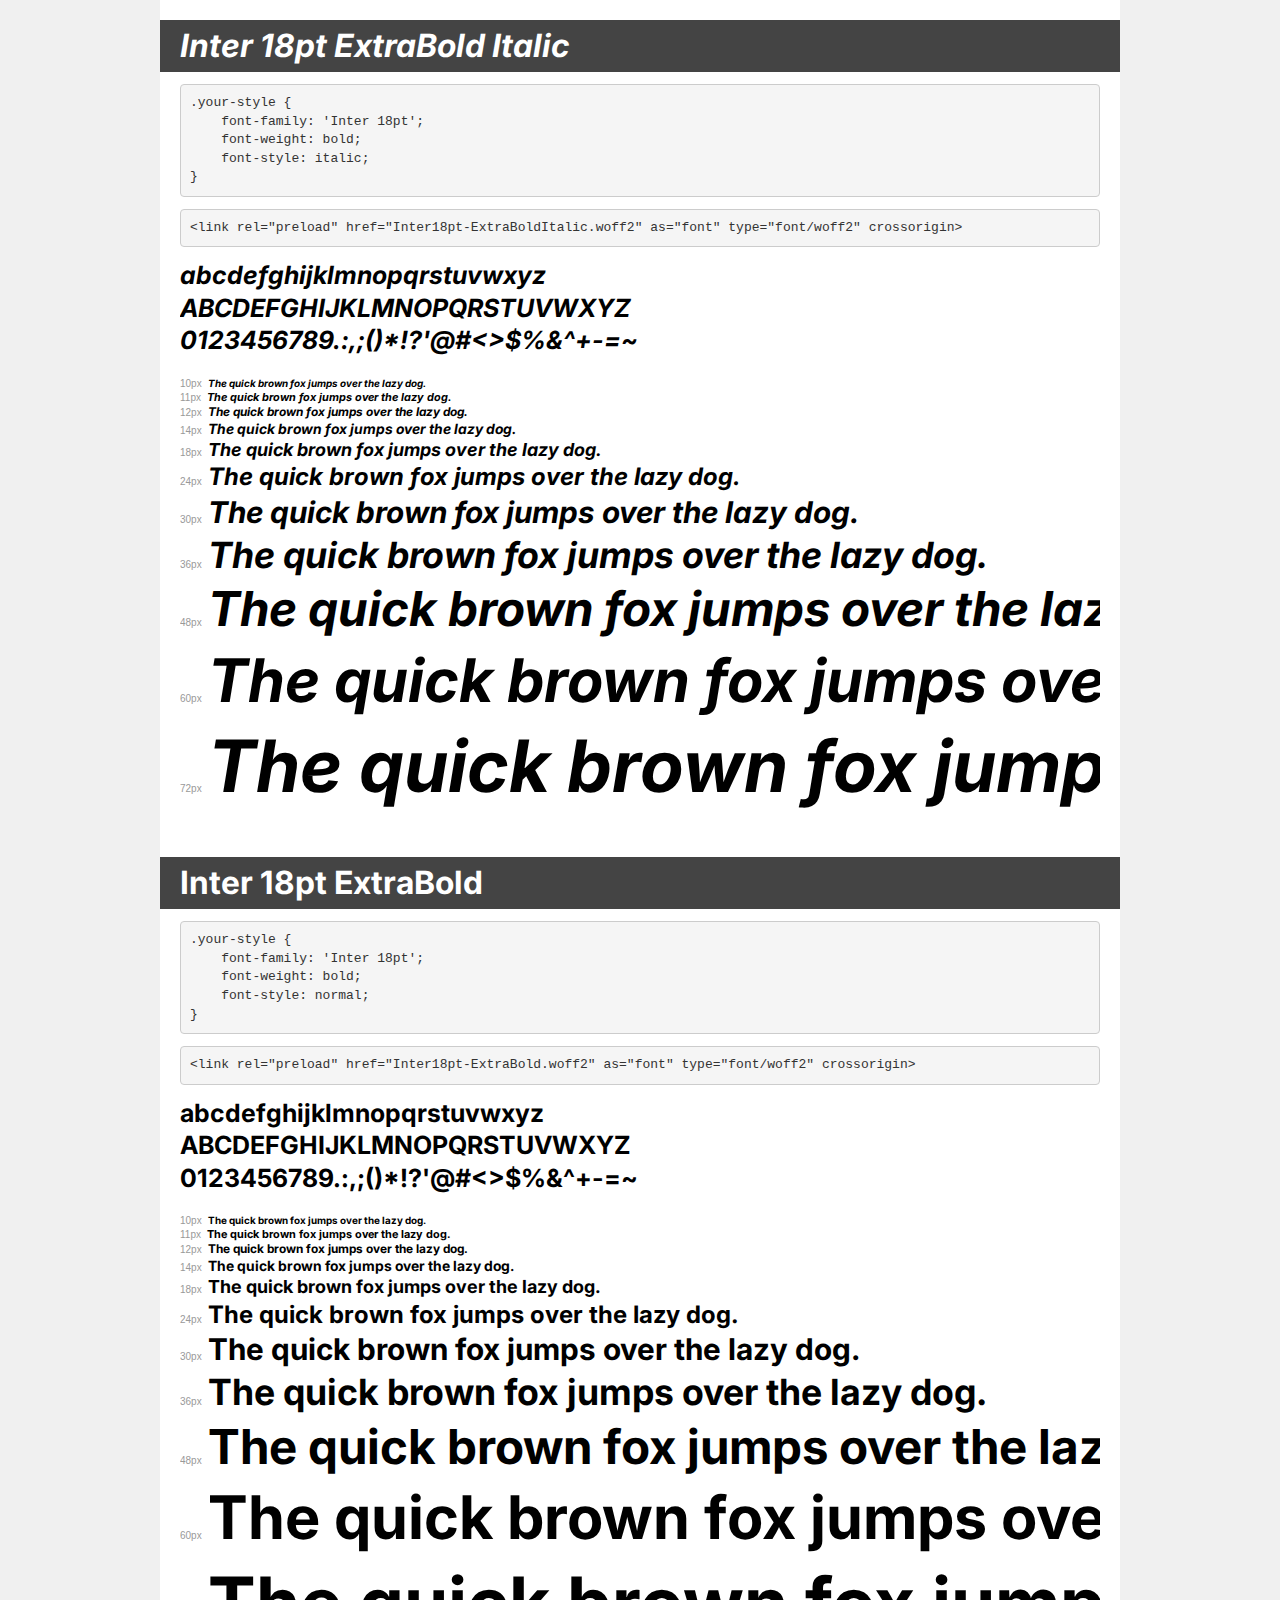
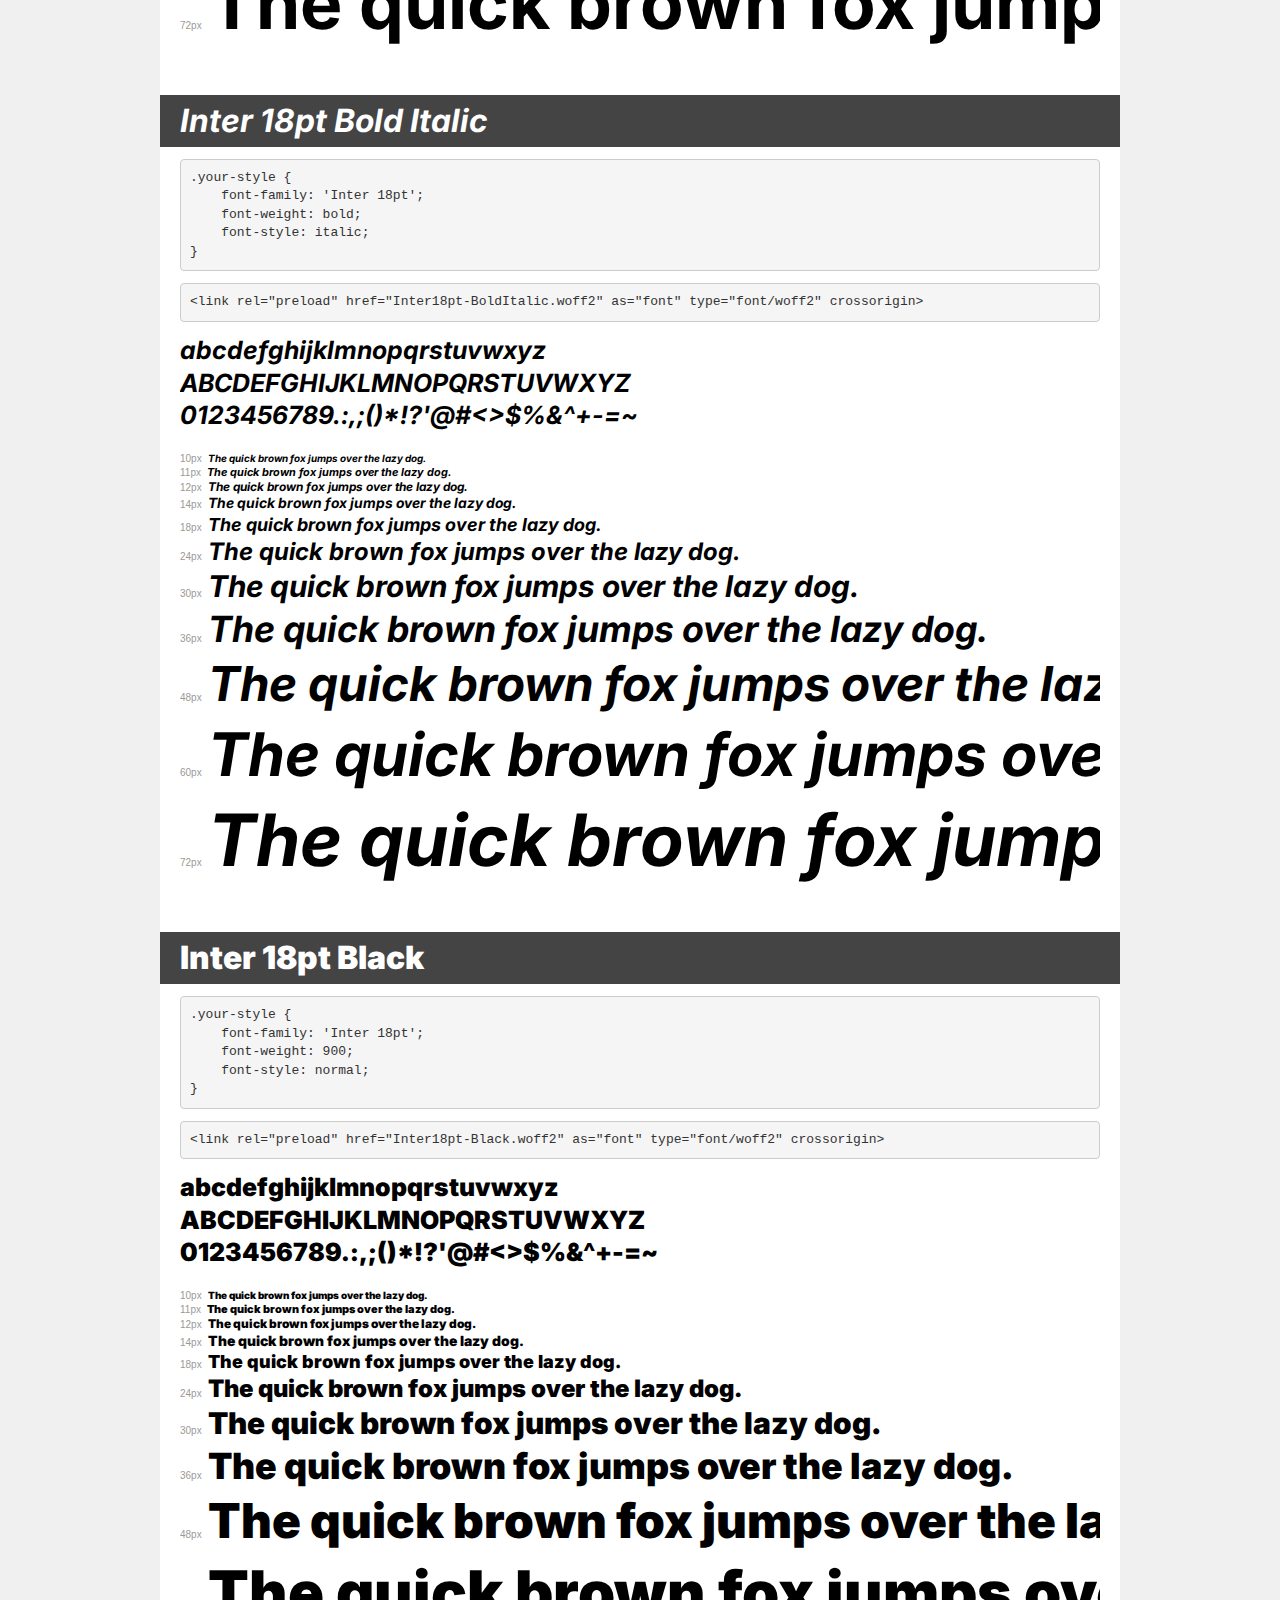
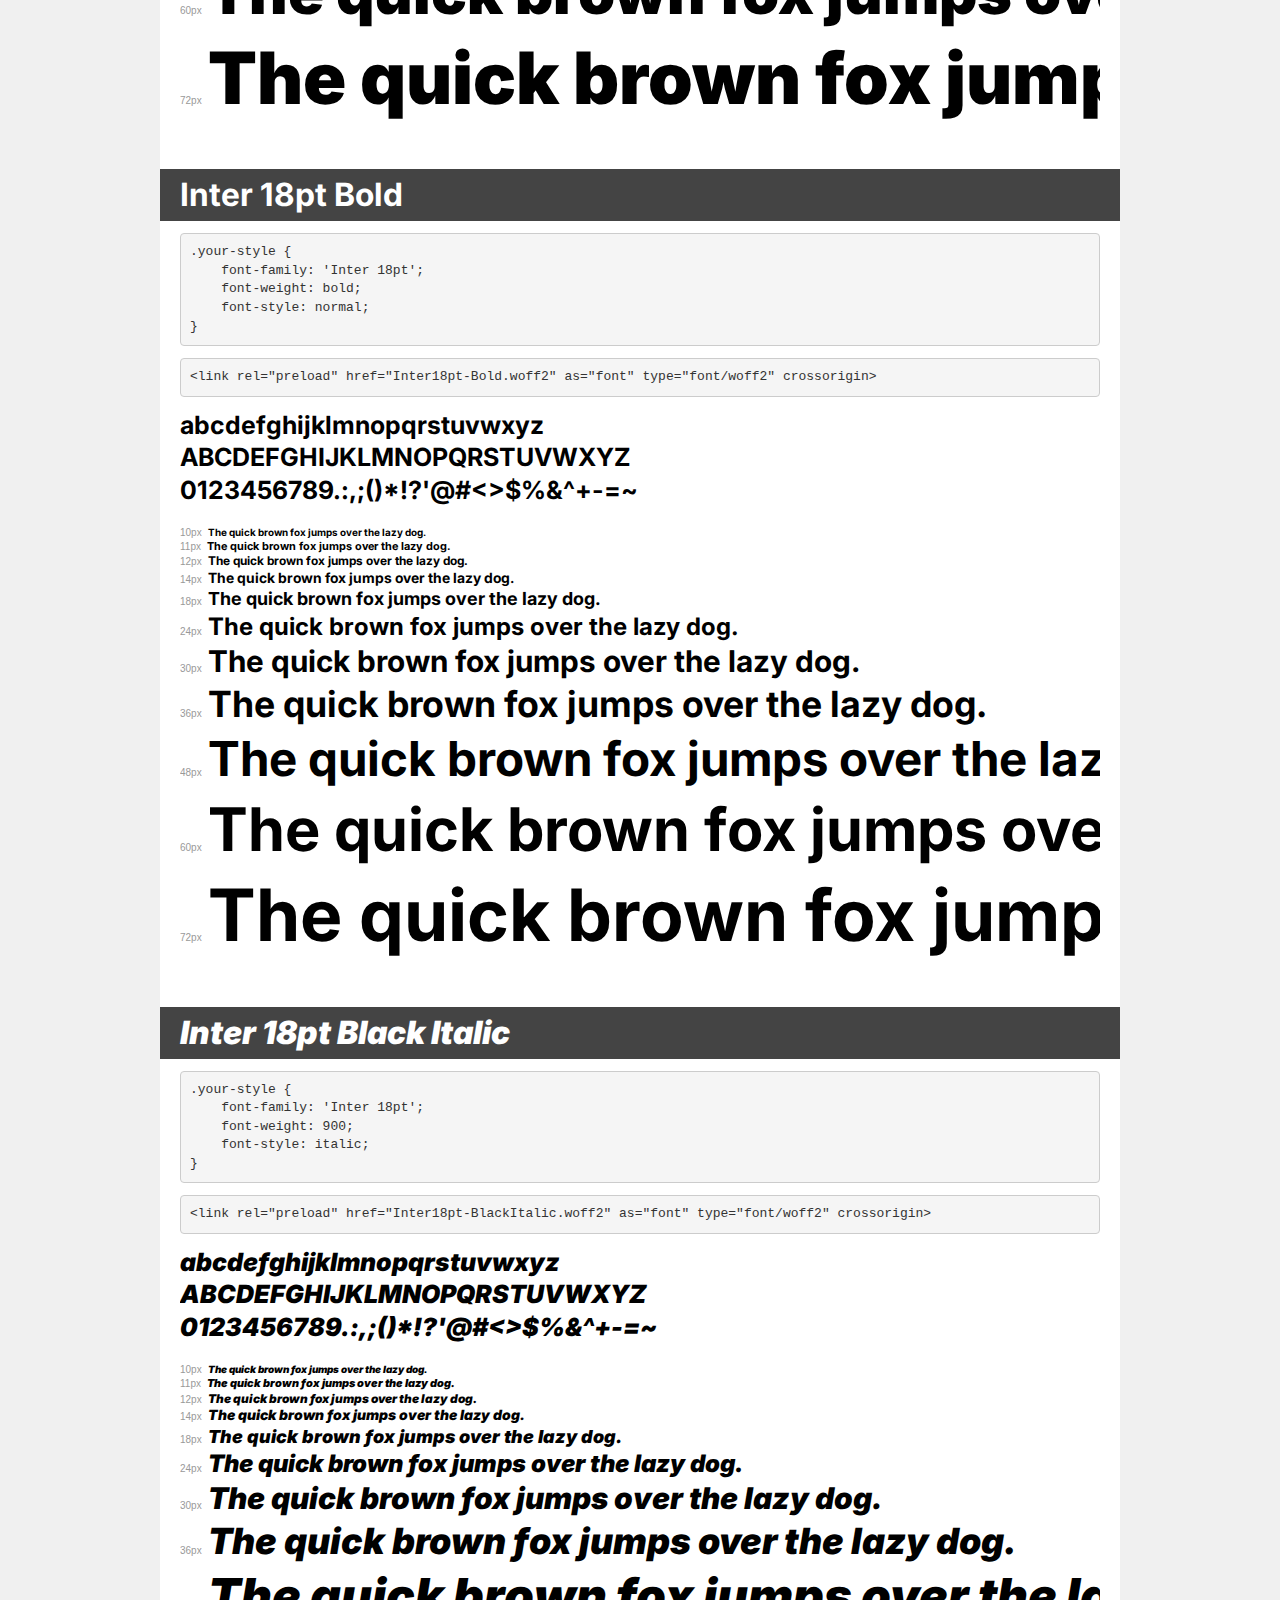
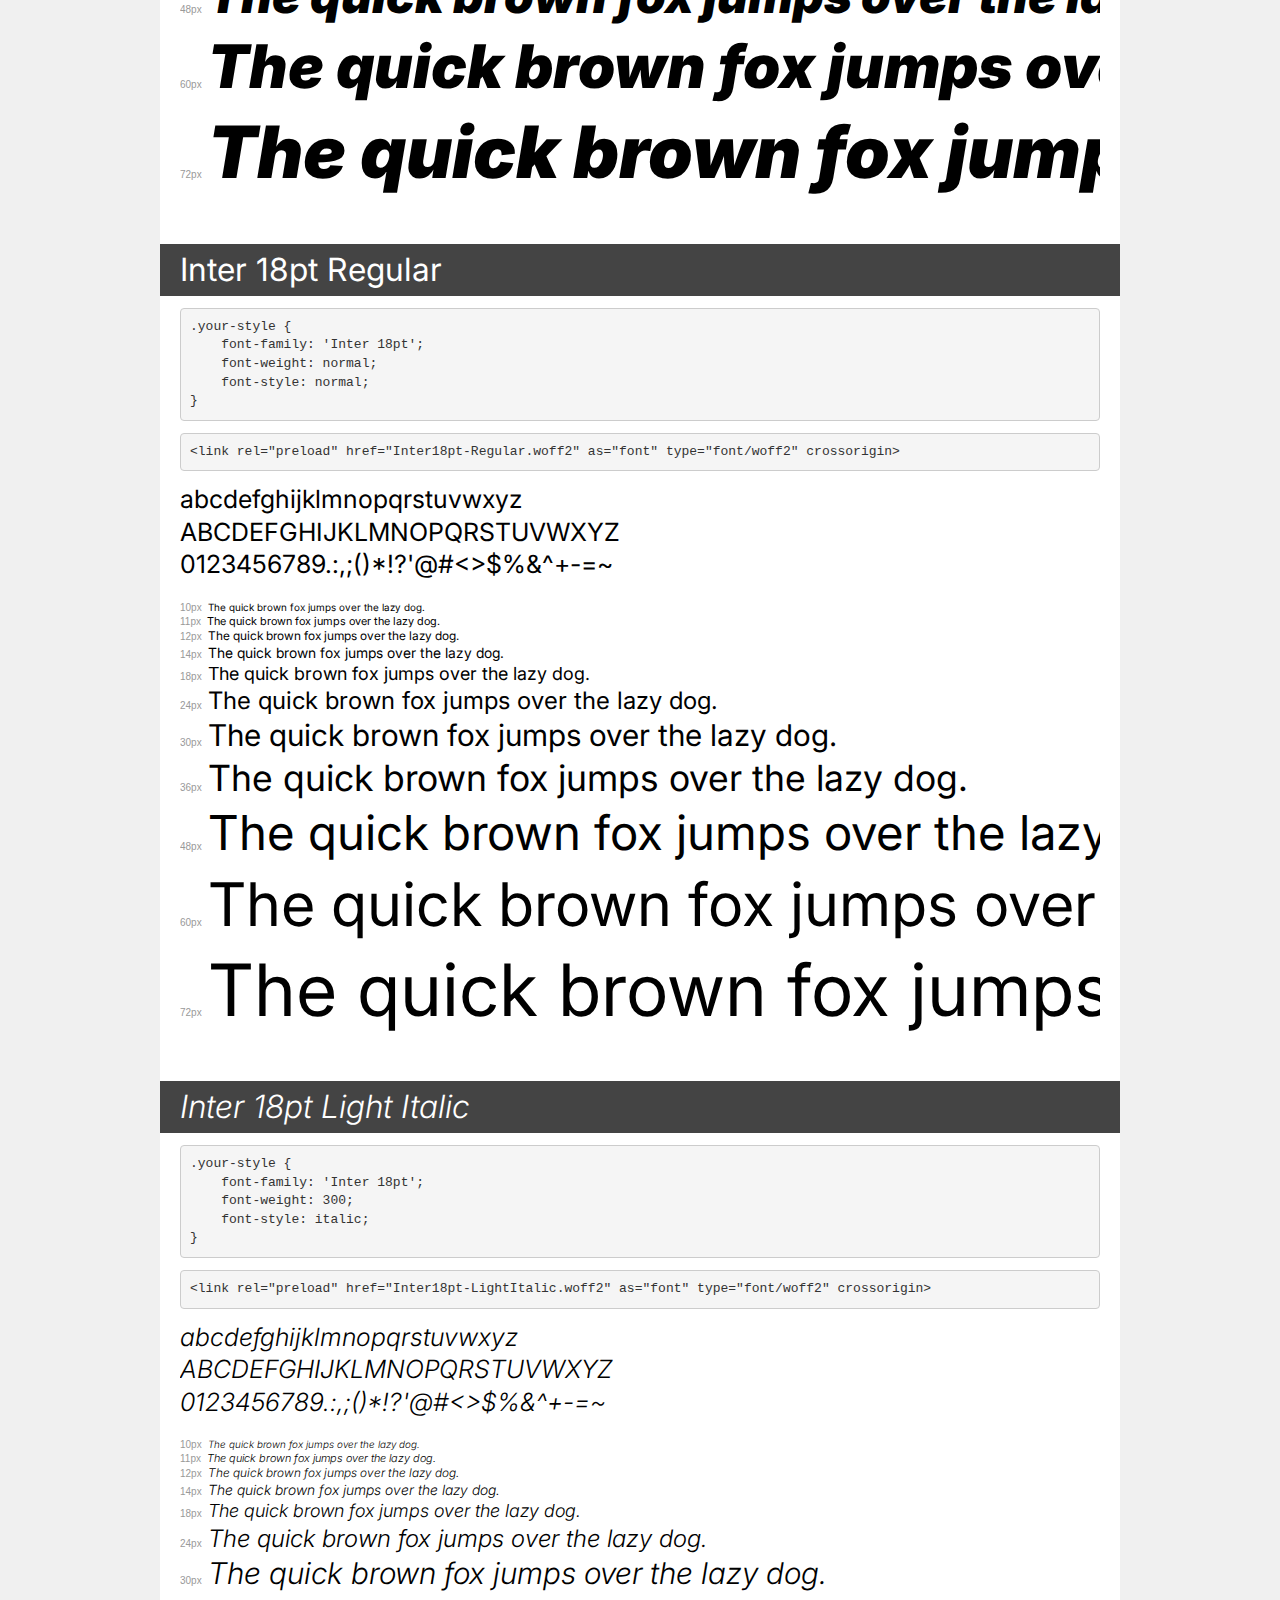
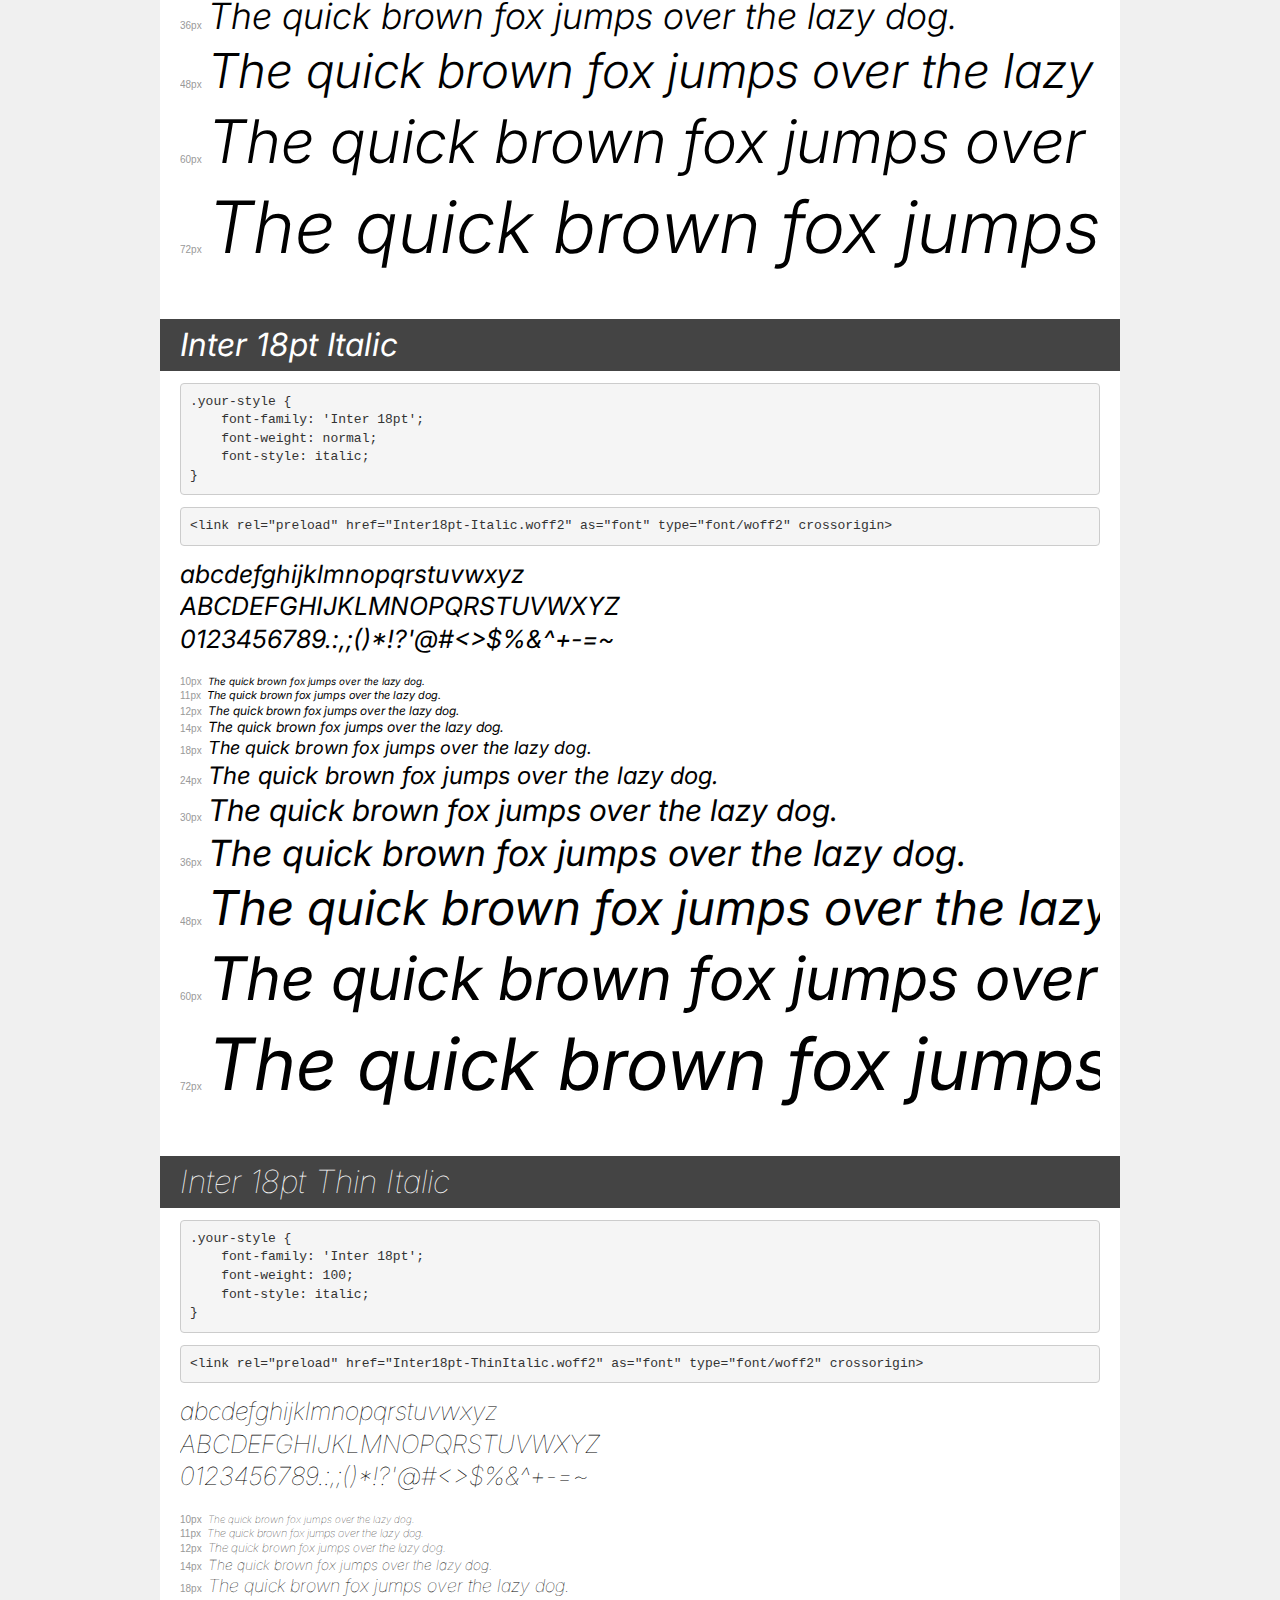
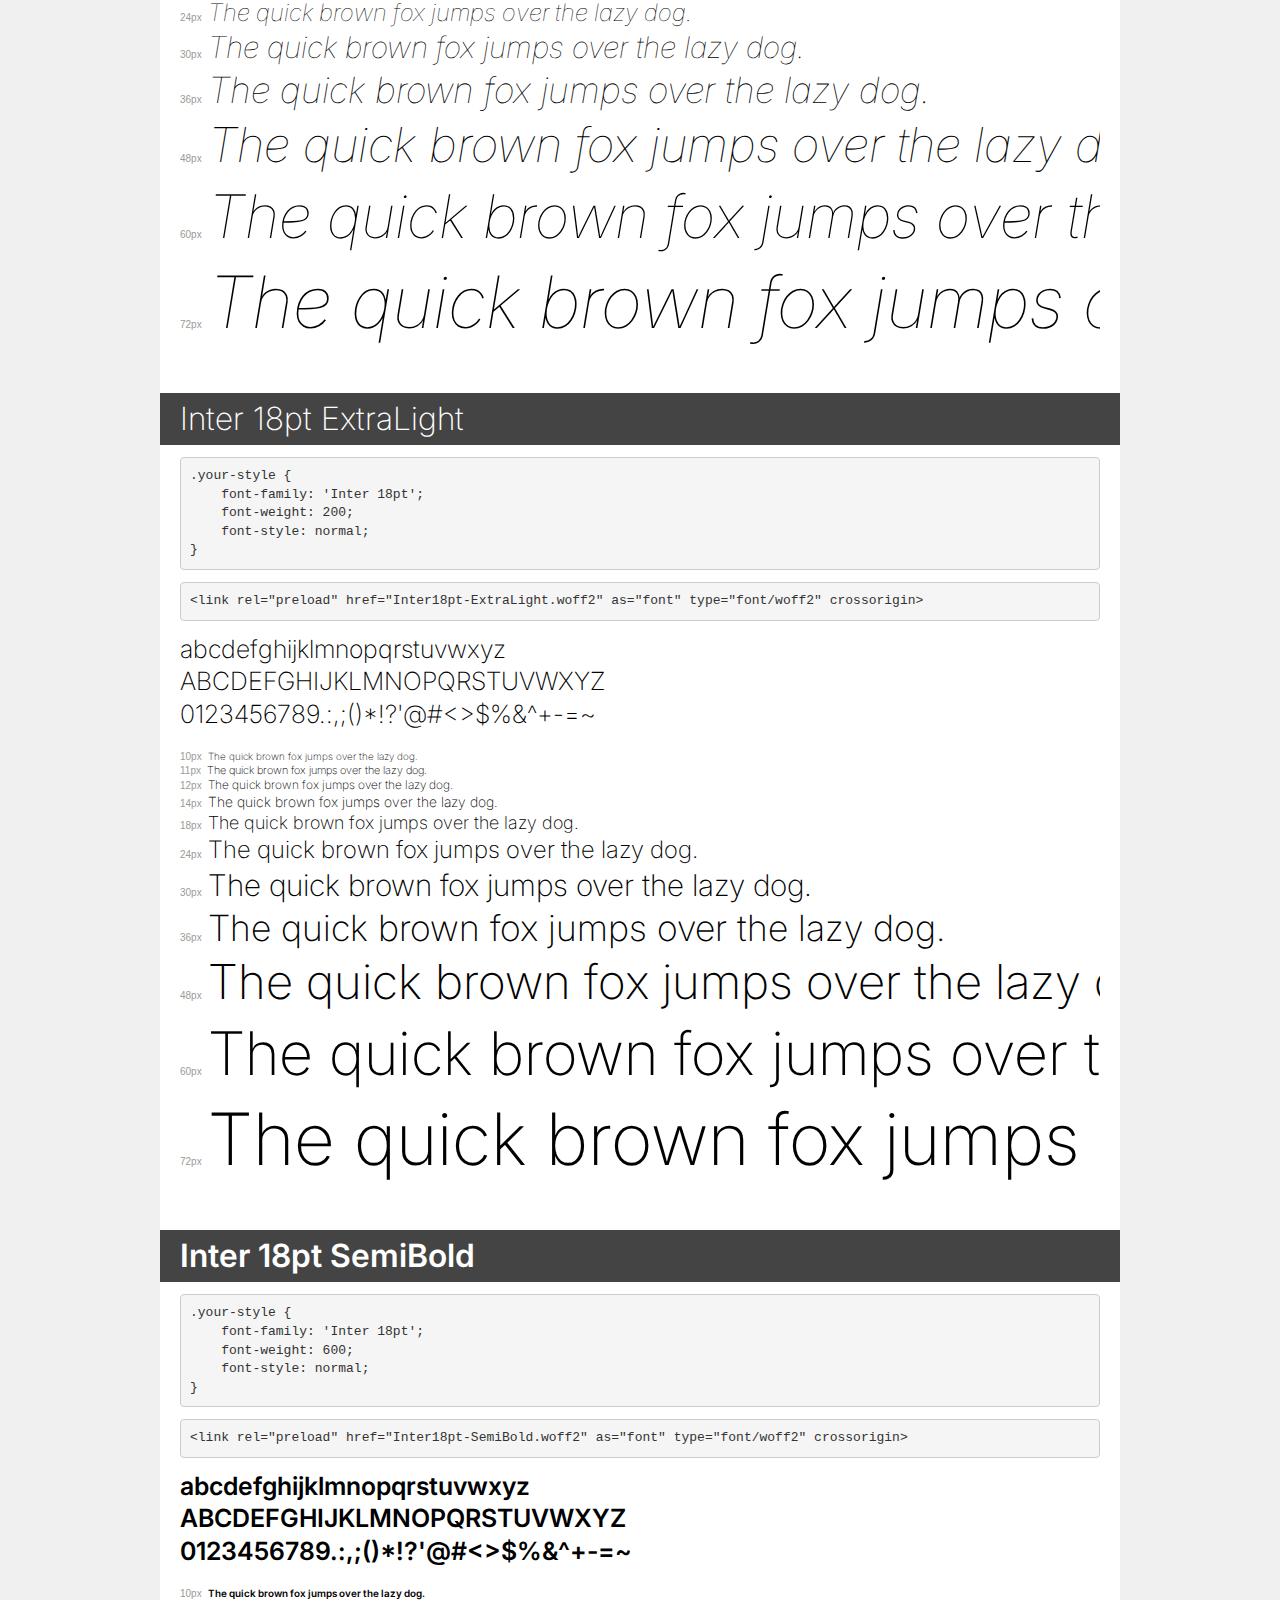
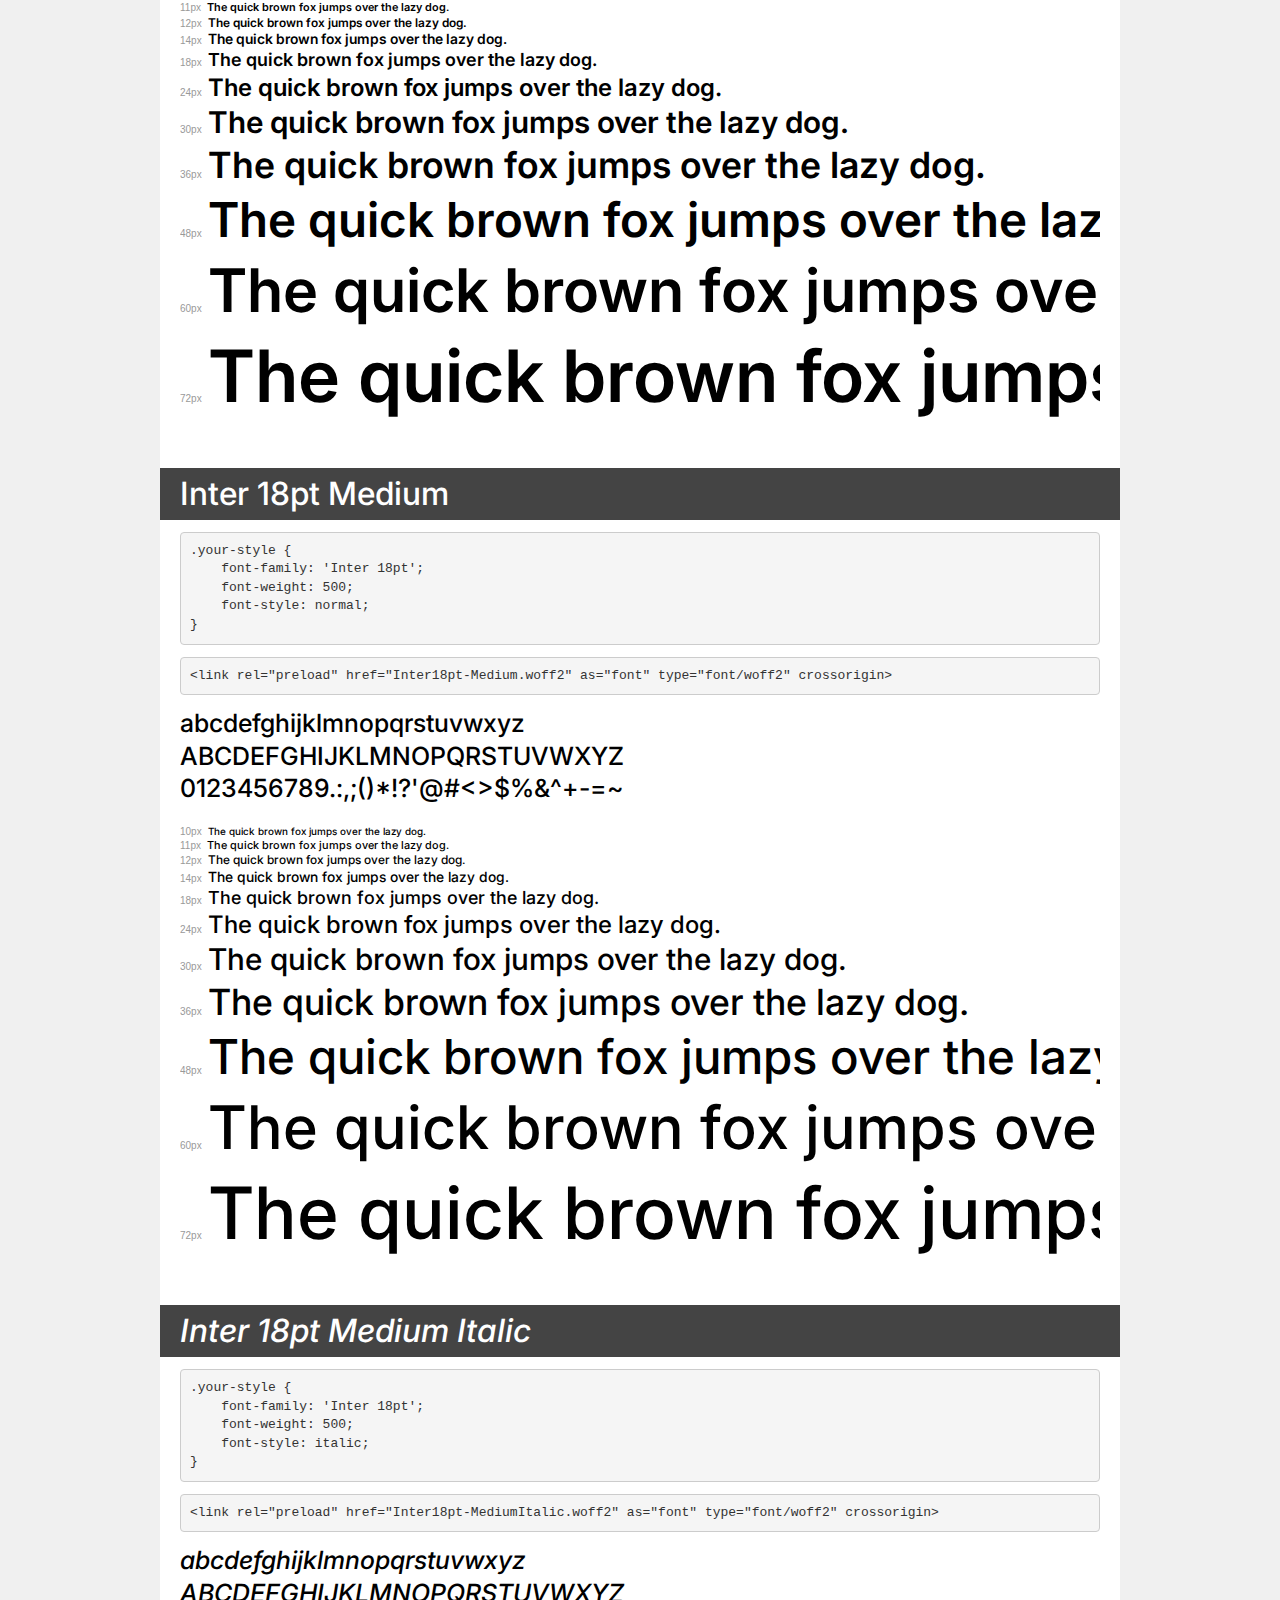
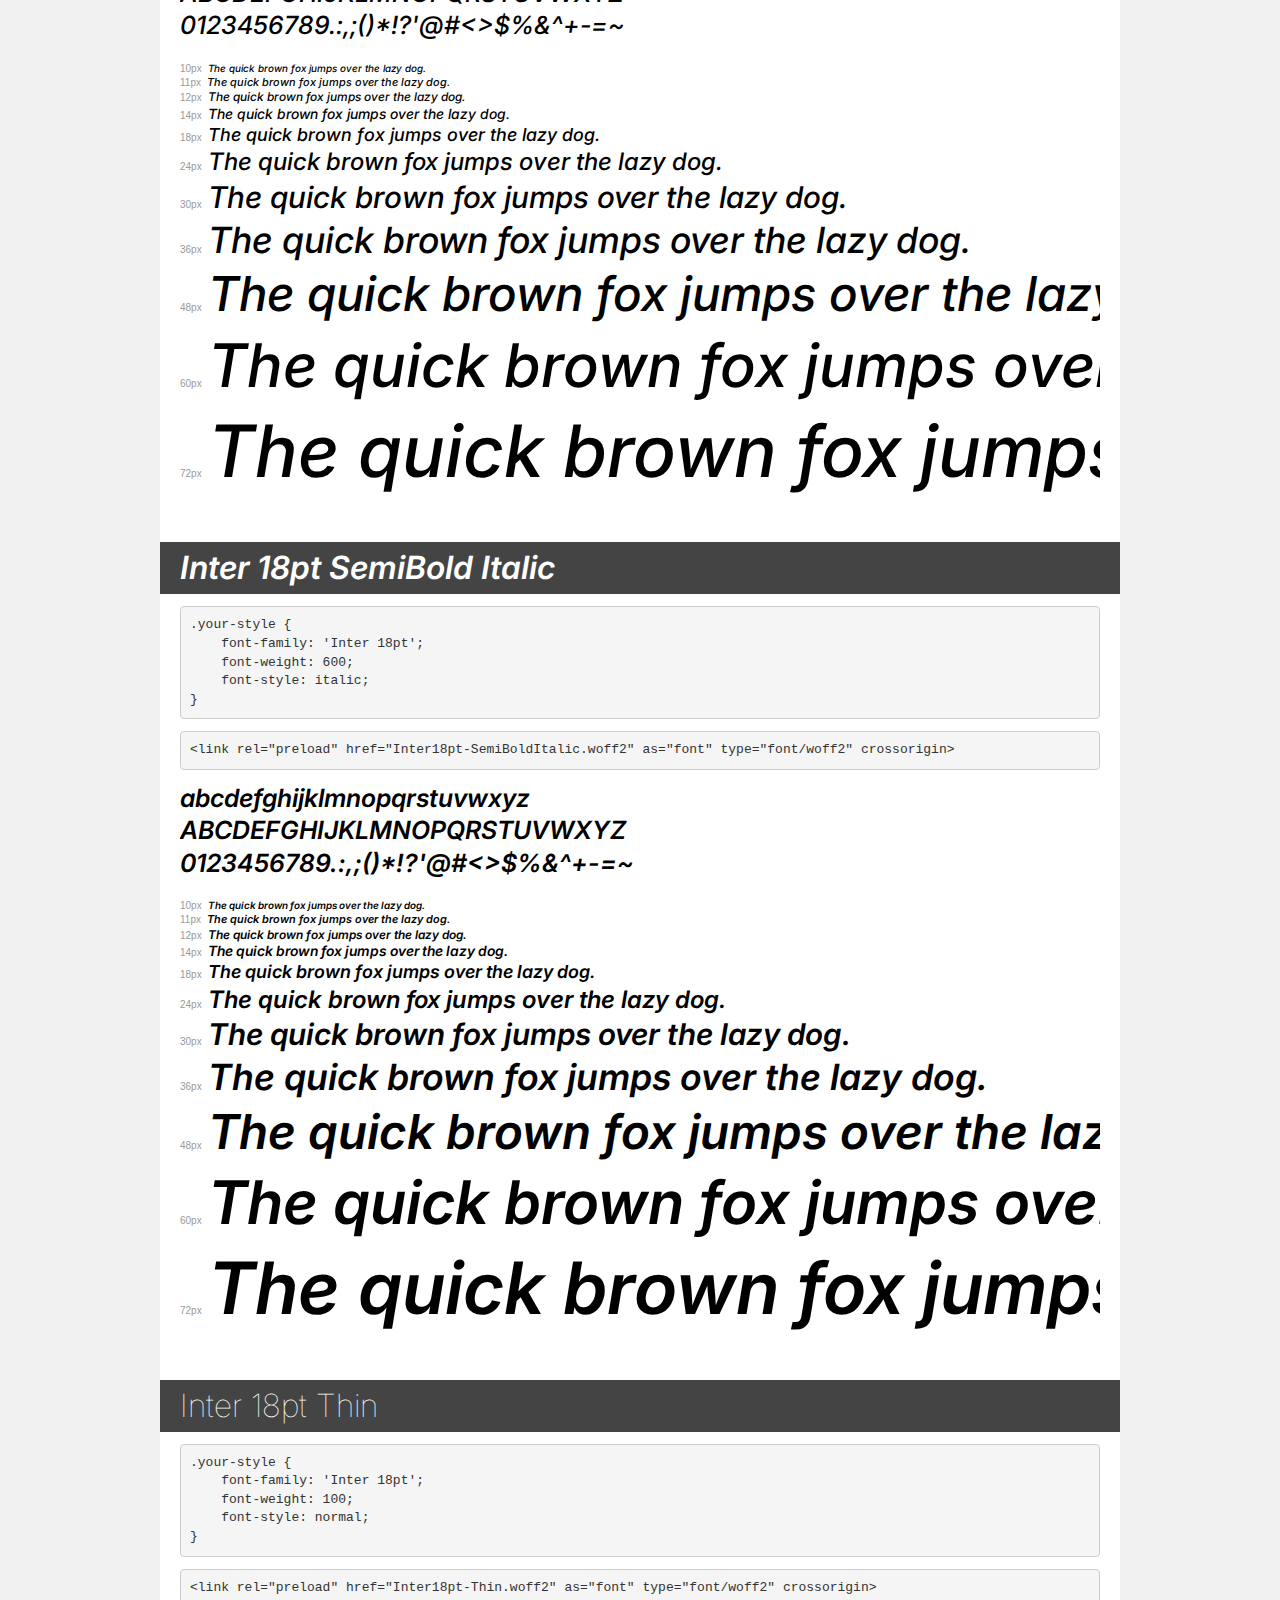
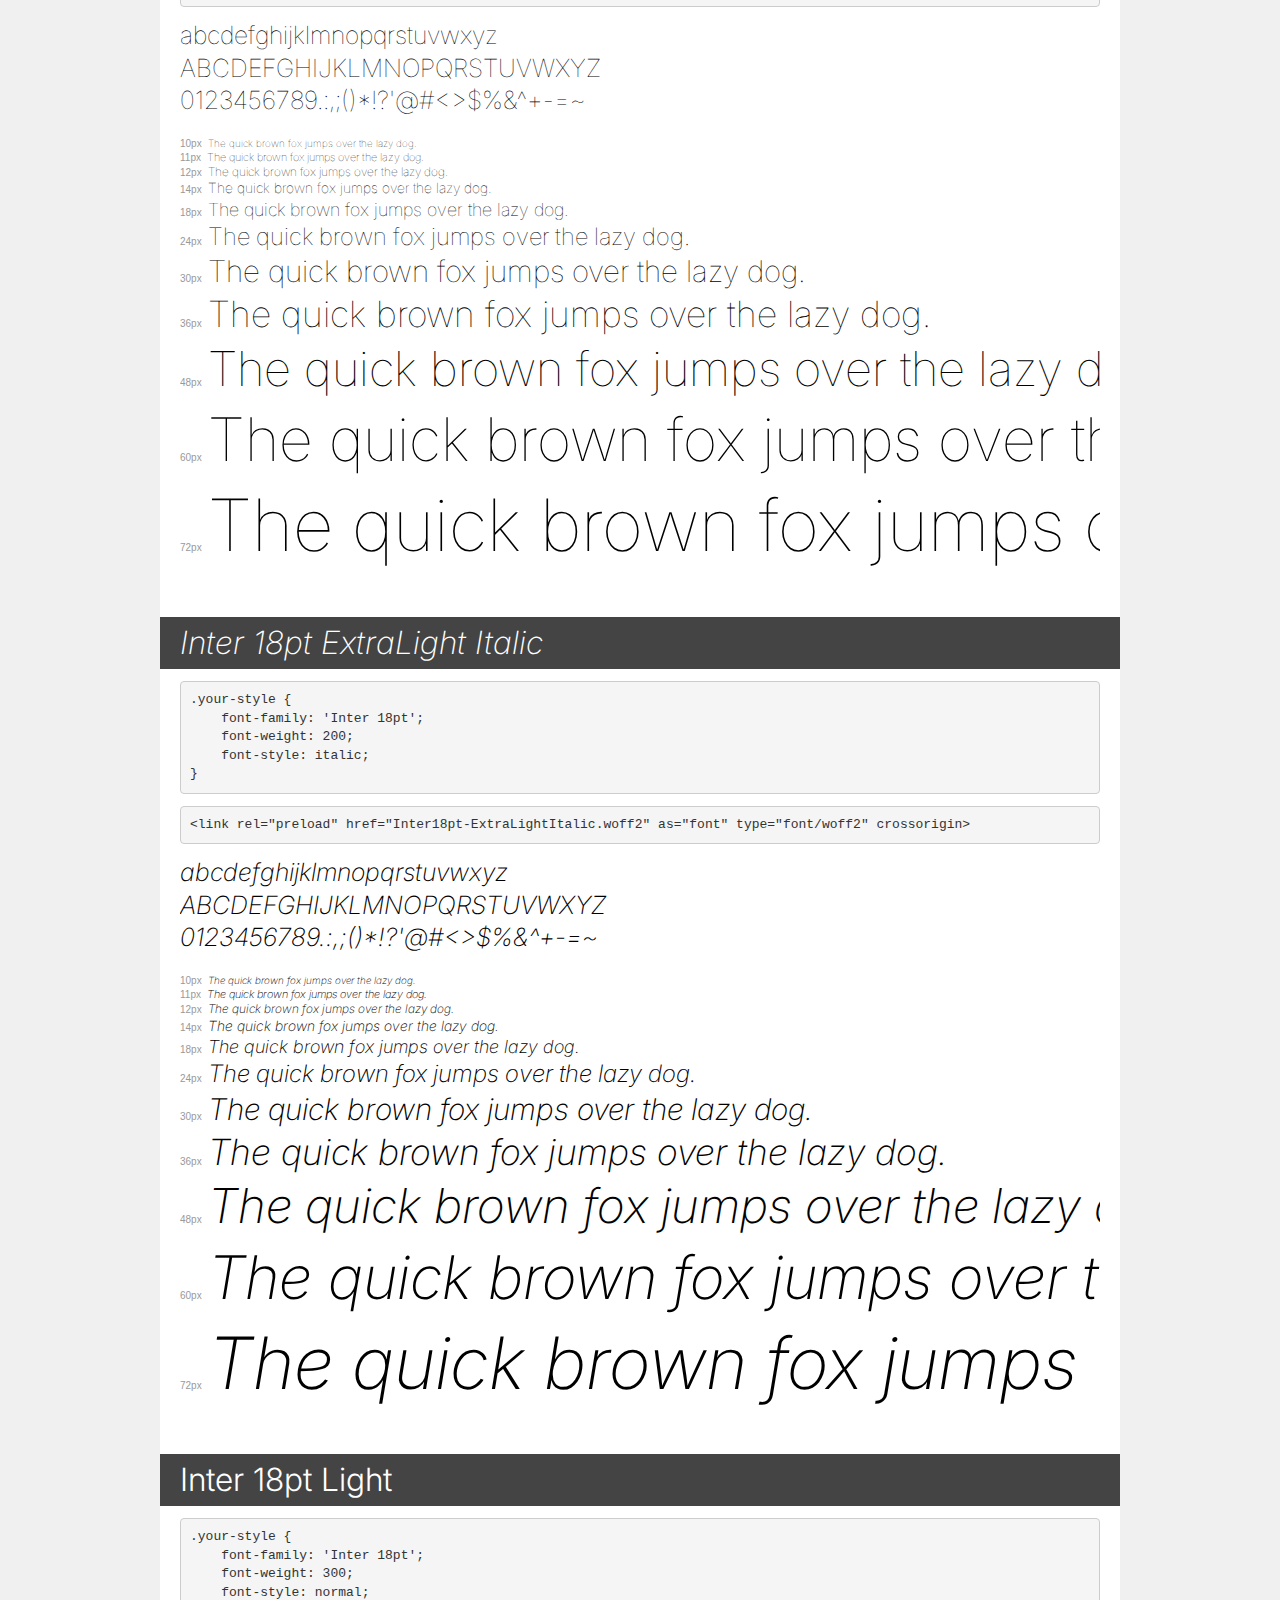
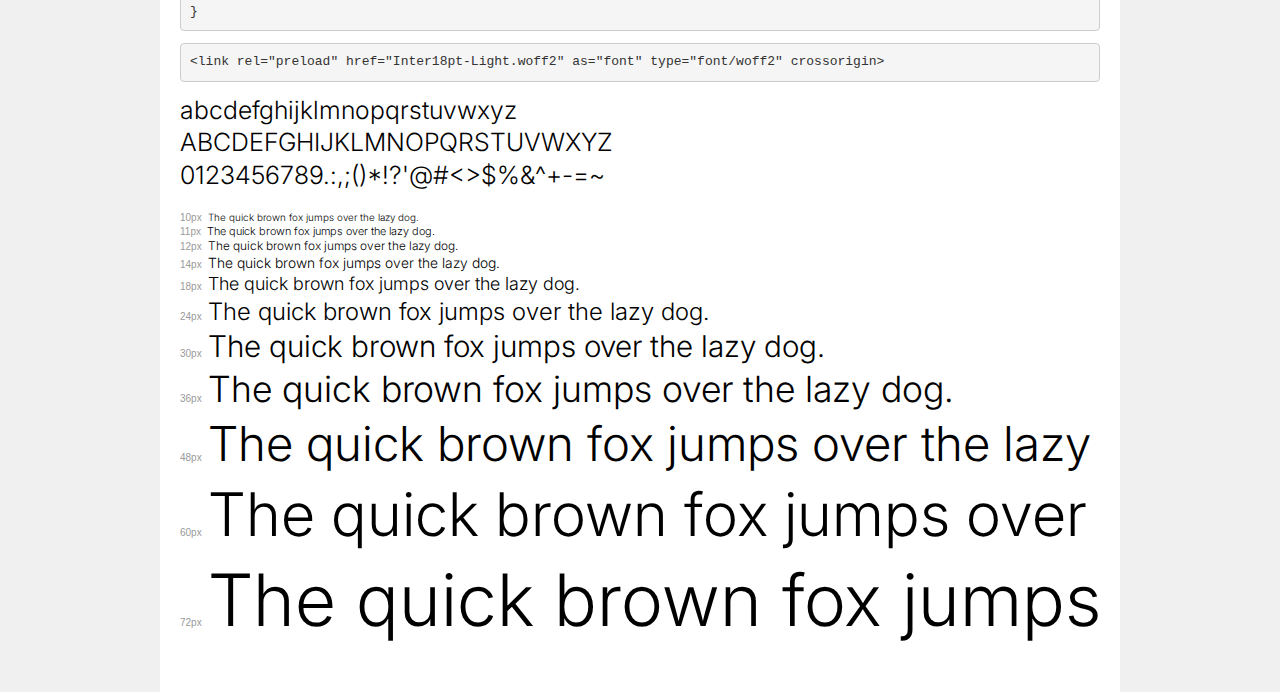
<file: fonts/inter/demo.html>
<!DOCTYPE html>
<html lang="en">
<head>
    <meta charset="utf-8">
    <meta http-equiv="X-UA-Compatible" content="IE=edge">
    <meta name="viewport" content="width=device-width, initial-scale=1">
    <meta name="robots" content="noindex, noarchive">
    <meta name="format-detection" content="telephone=no">
    <title>Transfonter demo</title>
    <link href="stylesheet.css" rel="stylesheet">
    <style>
        /*
        http://meyerweb.com/eric/tools/css/reset/
        v2.0 | 20110126
        License: none (public domain)
        */
        html, body, div, span, applet, object, iframe,
        h1, h2, h3, h4, h5, h6, p, blockquote, pre,
        a, abbr, acronym, address, big, cite, code,
        del, dfn, em, img, ins, kbd, q, s, samp,
        small, strike, strong, sub, sup, tt, var,
        b, u, i, center,
        dl, dt, dd, ol, ul, li,
        fieldset, form, label, legend,
        table, caption, tbody, tfoot, thead, tr, th, td,
        article, aside, canvas, details, embed,
        figure, figcaption, footer, header, hgroup,
        menu, nav, output, ruby, section, summary,
        time, mark, audio, video {
            margin: 0;
            padding: 0;
            border: 0;
            font-size: 100%;
            font: inherit;
            vertical-align: baseline;
        }
        /* HTML5 display-role reset for older browsers */
        article, aside, details, figcaption, figure,
        footer, header, hgroup, menu, nav, section {
            display: block;
        }
        body {
            line-height: 1;
        }
        ol, ul {
            list-style: none;
        }
        blockquote, q {
            quotes: none;
        }
        blockquote:before, blockquote:after,
        q:before, q:after {
            content: '';
            content: none;
        }
        table {
            border-collapse: collapse;
            border-spacing: 0;
        }
        /* demo styles */
        body {
            background: #f0f0f0;
            color: #000;
        }
        .page {
            background: #fff;
            width: 920px;
            margin: 0 auto;
            padding: 20px 20px 0 20px;
            overflow: hidden;
        }
        .font-container {
            overflow-x: auto;
            overflow-y: hidden;
            margin-bottom: 40px;
            line-height: 1.3;
            white-space: nowrap;
            padding-bottom: 5px;
        }
        h1 {
            position: relative;
            background: #444;
            font-size: 32px;
            color: #fff;
            padding: 10px 20px;
            margin: 0 -20px 12px -20px;
        }
        .letters {
            font-size: 25px;
            margin-bottom: 20px;
        }
        .s10:before {
            content: '10px';
        }
        .s11:before {
            content: '11px';
        }
        .s12:before {
            content: '12px';
        }
        .s14:before {
            content: '14px';
        }
        .s18:before {
            content: '18px';
        }
        .s24:before {
            content: '24px';
        }
        .s30:before {
            content: '30px';
        }
        .s36:before {
            content: '36px';
        }
        .s48:before {
            content: '48px';
        }
        .s60:before {
            content: '60px';
        }
        .s72:before {
            content: '72px';
        }
        .s10:before, .s11:before, .s12:before, .s14:before,
        .s18:before, .s24:before, .s30:before, .s36:before,
        .s48:before, .s60:before, .s72:before {
            font-family: Arial, sans-serif;
            font-size: 10px;
            font-weight: normal;
            font-style: normal;
            color: #999;
            padding-right: 6px;
        }
        pre {
            display: block;
            padding: 9px;
            margin: 0 0 12px;
            font-family: Monaco, Menlo, Consolas, "Courier New", monospace;
            font-size: 13px;
            line-height: 1.428571429;
            color: #333;
            font-weight: normal;
            font-style: normal;
            background-color: #f5f5f5;
            border: 1px solid #ccc;
            overflow-x: auto;
            border-radius: 4px;
        }
        /* responsive */
        @media (max-width: 959px) {
            .page {
                width: auto;
                margin: 0;
            }
        }
    </style>
</head>
<body>
<div class="page">
    <div class="demo">
        <h1 style="font-family: 'Inter 18pt'; font-weight: bold; font-style: italic;">Inter 18pt ExtraBold Italic</h1>
        <pre title="Usage">.your-style {
    font-family: 'Inter 18pt';
    font-weight: bold;
    font-style: italic;
}</pre>
        <pre title="Preload (optional)">
&lt;link rel=&quot;preload&quot; href=&quot;Inter18pt-ExtraBoldItalic.woff2&quot; as=&quot;font&quot; type=&quot;font/woff2&quot; crossorigin&gt;</pre>
        <div class="font-container" style="font-family: 'Inter 18pt'; font-weight: bold; font-style: italic;">
            <p class="letters">
                abcdefghijklmnopqrstuvwxyz<br>
ABCDEFGHIJKLMNOPQRSTUVWXYZ<br>
                0123456789.:,;()*!?'@#&lt;&gt;$%&^+-=~
            </p>
            <p class="s10" style="font-size: 10px;">The quick brown fox jumps over the lazy dog.</p>
            <p class="s11" style="font-size: 11px;">The quick brown fox jumps over the lazy dog.</p>
            <p class="s12" style="font-size: 12px;">The quick brown fox jumps over the lazy dog.</p>
            <p class="s14" style="font-size: 14px;">The quick brown fox jumps over the lazy dog.</p>
            <p class="s18" style="font-size: 18px;">The quick brown fox jumps over the lazy dog.</p>
            <p class="s24" style="font-size: 24px;">The quick brown fox jumps over the lazy dog.</p>
            <p class="s30" style="font-size: 30px;">The quick brown fox jumps over the lazy dog.</p>
            <p class="s36" style="font-size: 36px;">The quick brown fox jumps over the lazy dog.</p>
            <p class="s48" style="font-size: 48px;">The quick brown fox jumps over the lazy dog.</p>
            <p class="s60" style="font-size: 60px;">The quick brown fox jumps over the lazy dog.</p>
            <p class="s72" style="font-size: 72px;">The quick brown fox jumps over the lazy dog.</p>
        </div>
    </div>

    <div class="demo">
        <h1 style="font-family: 'Inter 18pt'; font-weight: bold; font-style: normal;">Inter 18pt ExtraBold</h1>
        <pre title="Usage">.your-style {
    font-family: 'Inter 18pt';
    font-weight: bold;
    font-style: normal;
}</pre>
        <pre title="Preload (optional)">
&lt;link rel=&quot;preload&quot; href=&quot;Inter18pt-ExtraBold.woff2&quot; as=&quot;font&quot; type=&quot;font/woff2&quot; crossorigin&gt;</pre>
        <div class="font-container" style="font-family: 'Inter 18pt'; font-weight: bold; font-style: normal;">
            <p class="letters">
                abcdefghijklmnopqrstuvwxyz<br>
ABCDEFGHIJKLMNOPQRSTUVWXYZ<br>
                0123456789.:,;()*!?'@#&lt;&gt;$%&^+-=~
            </p>
            <p class="s10" style="font-size: 10px;">The quick brown fox jumps over the lazy dog.</p>
            <p class="s11" style="font-size: 11px;">The quick brown fox jumps over the lazy dog.</p>
            <p class="s12" style="font-size: 12px;">The quick brown fox jumps over the lazy dog.</p>
            <p class="s14" style="font-size: 14px;">The quick brown fox jumps over the lazy dog.</p>
            <p class="s18" style="font-size: 18px;">The quick brown fox jumps over the lazy dog.</p>
            <p class="s24" style="font-size: 24px;">The quick brown fox jumps over the lazy dog.</p>
            <p class="s30" style="font-size: 30px;">The quick brown fox jumps over the lazy dog.</p>
            <p class="s36" style="font-size: 36px;">The quick brown fox jumps over the lazy dog.</p>
            <p class="s48" style="font-size: 48px;">The quick brown fox jumps over the lazy dog.</p>
            <p class="s60" style="font-size: 60px;">The quick brown fox jumps over the lazy dog.</p>
            <p class="s72" style="font-size: 72px;">The quick brown fox jumps over the lazy dog.</p>
        </div>
    </div>

    <div class="demo">
        <h1 style="font-family: 'Inter 18pt'; font-weight: bold; font-style: italic;">Inter 18pt Bold Italic</h1>
        <pre title="Usage">.your-style {
    font-family: 'Inter 18pt';
    font-weight: bold;
    font-style: italic;
}</pre>
        <pre title="Preload (optional)">
&lt;link rel=&quot;preload&quot; href=&quot;Inter18pt-BoldItalic.woff2&quot; as=&quot;font&quot; type=&quot;font/woff2&quot; crossorigin&gt;</pre>
        <div class="font-container" style="font-family: 'Inter 18pt'; font-weight: bold; font-style: italic;">
            <p class="letters">
                abcdefghijklmnopqrstuvwxyz<br>
ABCDEFGHIJKLMNOPQRSTUVWXYZ<br>
                0123456789.:,;()*!?'@#&lt;&gt;$%&^+-=~
            </p>
            <p class="s10" style="font-size: 10px;">The quick brown fox jumps over the lazy dog.</p>
            <p class="s11" style="font-size: 11px;">The quick brown fox jumps over the lazy dog.</p>
            <p class="s12" style="font-size: 12px;">The quick brown fox jumps over the lazy dog.</p>
            <p class="s14" style="font-size: 14px;">The quick brown fox jumps over the lazy dog.</p>
            <p class="s18" style="font-size: 18px;">The quick brown fox jumps over the lazy dog.</p>
            <p class="s24" style="font-size: 24px;">The quick brown fox jumps over the lazy dog.</p>
            <p class="s30" style="font-size: 30px;">The quick brown fox jumps over the lazy dog.</p>
            <p class="s36" style="font-size: 36px;">The quick brown fox jumps over the lazy dog.</p>
            <p class="s48" style="font-size: 48px;">The quick brown fox jumps over the lazy dog.</p>
            <p class="s60" style="font-size: 60px;">The quick brown fox jumps over the lazy dog.</p>
            <p class="s72" style="font-size: 72px;">The quick brown fox jumps over the lazy dog.</p>
        </div>
    </div>

    <div class="demo">
        <h1 style="font-family: 'Inter 18pt'; font-weight: 900; font-style: normal;">Inter 18pt Black</h1>
        <pre title="Usage">.your-style {
    font-family: 'Inter 18pt';
    font-weight: 900;
    font-style: normal;
}</pre>
        <pre title="Preload (optional)">
&lt;link rel=&quot;preload&quot; href=&quot;Inter18pt-Black.woff2&quot; as=&quot;font&quot; type=&quot;font/woff2&quot; crossorigin&gt;</pre>
        <div class="font-container" style="font-family: 'Inter 18pt'; font-weight: 900; font-style: normal;">
            <p class="letters">
                abcdefghijklmnopqrstuvwxyz<br>
ABCDEFGHIJKLMNOPQRSTUVWXYZ<br>
                0123456789.:,;()*!?'@#&lt;&gt;$%&^+-=~
            </p>
            <p class="s10" style="font-size: 10px;">The quick brown fox jumps over the lazy dog.</p>
            <p class="s11" style="font-size: 11px;">The quick brown fox jumps over the lazy dog.</p>
            <p class="s12" style="font-size: 12px;">The quick brown fox jumps over the lazy dog.</p>
            <p class="s14" style="font-size: 14px;">The quick brown fox jumps over the lazy dog.</p>
            <p class="s18" style="font-size: 18px;">The quick brown fox jumps over the lazy dog.</p>
            <p class="s24" style="font-size: 24px;">The quick brown fox jumps over the lazy dog.</p>
            <p class="s30" style="font-size: 30px;">The quick brown fox jumps over the lazy dog.</p>
            <p class="s36" style="font-size: 36px;">The quick brown fox jumps over the lazy dog.</p>
            <p class="s48" style="font-size: 48px;">The quick brown fox jumps over the lazy dog.</p>
            <p class="s60" style="font-size: 60px;">The quick brown fox jumps over the lazy dog.</p>
            <p class="s72" style="font-size: 72px;">The quick brown fox jumps over the lazy dog.</p>
        </div>
    </div>

    <div class="demo">
        <h1 style="font-family: 'Inter 18pt'; font-weight: bold; font-style: normal;">Inter 18pt Bold</h1>
        <pre title="Usage">.your-style {
    font-family: 'Inter 18pt';
    font-weight: bold;
    font-style: normal;
}</pre>
        <pre title="Preload (optional)">
&lt;link rel=&quot;preload&quot; href=&quot;Inter18pt-Bold.woff2&quot; as=&quot;font&quot; type=&quot;font/woff2&quot; crossorigin&gt;</pre>
        <div class="font-container" style="font-family: 'Inter 18pt'; font-weight: bold; font-style: normal;">
            <p class="letters">
                abcdefghijklmnopqrstuvwxyz<br>
ABCDEFGHIJKLMNOPQRSTUVWXYZ<br>
                0123456789.:,;()*!?'@#&lt;&gt;$%&^+-=~
            </p>
            <p class="s10" style="font-size: 10px;">The quick brown fox jumps over the lazy dog.</p>
            <p class="s11" style="font-size: 11px;">The quick brown fox jumps over the lazy dog.</p>
            <p class="s12" style="font-size: 12px;">The quick brown fox jumps over the lazy dog.</p>
            <p class="s14" style="font-size: 14px;">The quick brown fox jumps over the lazy dog.</p>
            <p class="s18" style="font-size: 18px;">The quick brown fox jumps over the lazy dog.</p>
            <p class="s24" style="font-size: 24px;">The quick brown fox jumps over the lazy dog.</p>
            <p class="s30" style="font-size: 30px;">The quick brown fox jumps over the lazy dog.</p>
            <p class="s36" style="font-size: 36px;">The quick brown fox jumps over the lazy dog.</p>
            <p class="s48" style="font-size: 48px;">The quick brown fox jumps over the lazy dog.</p>
            <p class="s60" style="font-size: 60px;">The quick brown fox jumps over the lazy dog.</p>
            <p class="s72" style="font-size: 72px;">The quick brown fox jumps over the lazy dog.</p>
        </div>
    </div>

    <div class="demo">
        <h1 style="font-family: 'Inter 18pt'; font-weight: 900; font-style: italic;">Inter 18pt Black Italic</h1>
        <pre title="Usage">.your-style {
    font-family: 'Inter 18pt';
    font-weight: 900;
    font-style: italic;
}</pre>
        <pre title="Preload (optional)">
&lt;link rel=&quot;preload&quot; href=&quot;Inter18pt-BlackItalic.woff2&quot; as=&quot;font&quot; type=&quot;font/woff2&quot; crossorigin&gt;</pre>
        <div class="font-container" style="font-family: 'Inter 18pt'; font-weight: 900; font-style: italic;">
            <p class="letters">
                abcdefghijklmnopqrstuvwxyz<br>
ABCDEFGHIJKLMNOPQRSTUVWXYZ<br>
                0123456789.:,;()*!?'@#&lt;&gt;$%&^+-=~
            </p>
            <p class="s10" style="font-size: 10px;">The quick brown fox jumps over the lazy dog.</p>
            <p class="s11" style="font-size: 11px;">The quick brown fox jumps over the lazy dog.</p>
            <p class="s12" style="font-size: 12px;">The quick brown fox jumps over the lazy dog.</p>
            <p class="s14" style="font-size: 14px;">The quick brown fox jumps over the lazy dog.</p>
            <p class="s18" style="font-size: 18px;">The quick brown fox jumps over the lazy dog.</p>
            <p class="s24" style="font-size: 24px;">The quick brown fox jumps over the lazy dog.</p>
            <p class="s30" style="font-size: 30px;">The quick brown fox jumps over the lazy dog.</p>
            <p class="s36" style="font-size: 36px;">The quick brown fox jumps over the lazy dog.</p>
            <p class="s48" style="font-size: 48px;">The quick brown fox jumps over the lazy dog.</p>
            <p class="s60" style="font-size: 60px;">The quick brown fox jumps over the lazy dog.</p>
            <p class="s72" style="font-size: 72px;">The quick brown fox jumps over the lazy dog.</p>
        </div>
    </div>

    <div class="demo">
        <h1 style="font-family: 'Inter 18pt'; font-weight: normal; font-style: normal;">Inter 18pt Regular</h1>
        <pre title="Usage">.your-style {
    font-family: 'Inter 18pt';
    font-weight: normal;
    font-style: normal;
}</pre>
        <pre title="Preload (optional)">
&lt;link rel=&quot;preload&quot; href=&quot;Inter18pt-Regular.woff2&quot; as=&quot;font&quot; type=&quot;font/woff2&quot; crossorigin&gt;</pre>
        <div class="font-container" style="font-family: 'Inter 18pt'; font-weight: normal; font-style: normal;">
            <p class="letters">
                abcdefghijklmnopqrstuvwxyz<br>
ABCDEFGHIJKLMNOPQRSTUVWXYZ<br>
                0123456789.:,;()*!?'@#&lt;&gt;$%&^+-=~
            </p>
            <p class="s10" style="font-size: 10px;">The quick brown fox jumps over the lazy dog.</p>
            <p class="s11" style="font-size: 11px;">The quick brown fox jumps over the lazy dog.</p>
            <p class="s12" style="font-size: 12px;">The quick brown fox jumps over the lazy dog.</p>
            <p class="s14" style="font-size: 14px;">The quick brown fox jumps over the lazy dog.</p>
            <p class="s18" style="font-size: 18px;">The quick brown fox jumps over the lazy dog.</p>
            <p class="s24" style="font-size: 24px;">The quick brown fox jumps over the lazy dog.</p>
            <p class="s30" style="font-size: 30px;">The quick brown fox jumps over the lazy dog.</p>
            <p class="s36" style="font-size: 36px;">The quick brown fox jumps over the lazy dog.</p>
            <p class="s48" style="font-size: 48px;">The quick brown fox jumps over the lazy dog.</p>
            <p class="s60" style="font-size: 60px;">The quick brown fox jumps over the lazy dog.</p>
            <p class="s72" style="font-size: 72px;">The quick brown fox jumps over the lazy dog.</p>
        </div>
    </div>

    <div class="demo">
        <h1 style="font-family: 'Inter 18pt'; font-weight: 300; font-style: italic;">Inter 18pt Light Italic</h1>
        <pre title="Usage">.your-style {
    font-family: 'Inter 18pt';
    font-weight: 300;
    font-style: italic;
}</pre>
        <pre title="Preload (optional)">
&lt;link rel=&quot;preload&quot; href=&quot;Inter18pt-LightItalic.woff2&quot; as=&quot;font&quot; type=&quot;font/woff2&quot; crossorigin&gt;</pre>
        <div class="font-container" style="font-family: 'Inter 18pt'; font-weight: 300; font-style: italic;">
            <p class="letters">
                abcdefghijklmnopqrstuvwxyz<br>
ABCDEFGHIJKLMNOPQRSTUVWXYZ<br>
                0123456789.:,;()*!?'@#&lt;&gt;$%&^+-=~
            </p>
            <p class="s10" style="font-size: 10px;">The quick brown fox jumps over the lazy dog.</p>
            <p class="s11" style="font-size: 11px;">The quick brown fox jumps over the lazy dog.</p>
            <p class="s12" style="font-size: 12px;">The quick brown fox jumps over the lazy dog.</p>
            <p class="s14" style="font-size: 14px;">The quick brown fox jumps over the lazy dog.</p>
            <p class="s18" style="font-size: 18px;">The quick brown fox jumps over the lazy dog.</p>
            <p class="s24" style="font-size: 24px;">The quick brown fox jumps over the lazy dog.</p>
            <p class="s30" style="font-size: 30px;">The quick brown fox jumps over the lazy dog.</p>
            <p class="s36" style="font-size: 36px;">The quick brown fox jumps over the lazy dog.</p>
            <p class="s48" style="font-size: 48px;">The quick brown fox jumps over the lazy dog.</p>
            <p class="s60" style="font-size: 60px;">The quick brown fox jumps over the lazy dog.</p>
            <p class="s72" style="font-size: 72px;">The quick brown fox jumps over the lazy dog.</p>
        </div>
    </div>

    <div class="demo">
        <h1 style="font-family: 'Inter 18pt'; font-weight: normal; font-style: italic;">Inter 18pt Italic</h1>
        <pre title="Usage">.your-style {
    font-family: 'Inter 18pt';
    font-weight: normal;
    font-style: italic;
}</pre>
        <pre title="Preload (optional)">
&lt;link rel=&quot;preload&quot; href=&quot;Inter18pt-Italic.woff2&quot; as=&quot;font&quot; type=&quot;font/woff2&quot; crossorigin&gt;</pre>
        <div class="font-container" style="font-family: 'Inter 18pt'; font-weight: normal; font-style: italic;">
            <p class="letters">
                abcdefghijklmnopqrstuvwxyz<br>
ABCDEFGHIJKLMNOPQRSTUVWXYZ<br>
                0123456789.:,;()*!?'@#&lt;&gt;$%&^+-=~
            </p>
            <p class="s10" style="font-size: 10px;">The quick brown fox jumps over the lazy dog.</p>
            <p class="s11" style="font-size: 11px;">The quick brown fox jumps over the lazy dog.</p>
            <p class="s12" style="font-size: 12px;">The quick brown fox jumps over the lazy dog.</p>
            <p class="s14" style="font-size: 14px;">The quick brown fox jumps over the lazy dog.</p>
            <p class="s18" style="font-size: 18px;">The quick brown fox jumps over the lazy dog.</p>
            <p class="s24" style="font-size: 24px;">The quick brown fox jumps over the lazy dog.</p>
            <p class="s30" style="font-size: 30px;">The quick brown fox jumps over the lazy dog.</p>
            <p class="s36" style="font-size: 36px;">The quick brown fox jumps over the lazy dog.</p>
            <p class="s48" style="font-size: 48px;">The quick brown fox jumps over the lazy dog.</p>
            <p class="s60" style="font-size: 60px;">The quick brown fox jumps over the lazy dog.</p>
            <p class="s72" style="font-size: 72px;">The quick brown fox jumps over the lazy dog.</p>
        </div>
    </div>

    <div class="demo">
        <h1 style="font-family: 'Inter 18pt'; font-weight: 100; font-style: italic;">Inter 18pt Thin Italic</h1>
        <pre title="Usage">.your-style {
    font-family: 'Inter 18pt';
    font-weight: 100;
    font-style: italic;
}</pre>
        <pre title="Preload (optional)">
&lt;link rel=&quot;preload&quot; href=&quot;Inter18pt-ThinItalic.woff2&quot; as=&quot;font&quot; type=&quot;font/woff2&quot; crossorigin&gt;</pre>
        <div class="font-container" style="font-family: 'Inter 18pt'; font-weight: 100; font-style: italic;">
            <p class="letters">
                abcdefghijklmnopqrstuvwxyz<br>
ABCDEFGHIJKLMNOPQRSTUVWXYZ<br>
                0123456789.:,;()*!?'@#&lt;&gt;$%&^+-=~
            </p>
            <p class="s10" style="font-size: 10px;">The quick brown fox jumps over the lazy dog.</p>
            <p class="s11" style="font-size: 11px;">The quick brown fox jumps over the lazy dog.</p>
            <p class="s12" style="font-size: 12px;">The quick brown fox jumps over the lazy dog.</p>
            <p class="s14" style="font-size: 14px;">The quick brown fox jumps over the lazy dog.</p>
            <p class="s18" style="font-size: 18px;">The quick brown fox jumps over the lazy dog.</p>
            <p class="s24" style="font-size: 24px;">The quick brown fox jumps over the lazy dog.</p>
            <p class="s30" style="font-size: 30px;">The quick brown fox jumps over the lazy dog.</p>
            <p class="s36" style="font-size: 36px;">The quick brown fox jumps over the lazy dog.</p>
            <p class="s48" style="font-size: 48px;">The quick brown fox jumps over the lazy dog.</p>
            <p class="s60" style="font-size: 60px;">The quick brown fox jumps over the lazy dog.</p>
            <p class="s72" style="font-size: 72px;">The quick brown fox jumps over the lazy dog.</p>
        </div>
    </div>

    <div class="demo">
        <h1 style="font-family: 'Inter 18pt'; font-weight: 200; font-style: normal;">Inter 18pt ExtraLight</h1>
        <pre title="Usage">.your-style {
    font-family: 'Inter 18pt';
    font-weight: 200;
    font-style: normal;
}</pre>
        <pre title="Preload (optional)">
&lt;link rel=&quot;preload&quot; href=&quot;Inter18pt-ExtraLight.woff2&quot; as=&quot;font&quot; type=&quot;font/woff2&quot; crossorigin&gt;</pre>
        <div class="font-container" style="font-family: 'Inter 18pt'; font-weight: 200; font-style: normal;">
            <p class="letters">
                abcdefghijklmnopqrstuvwxyz<br>
ABCDEFGHIJKLMNOPQRSTUVWXYZ<br>
                0123456789.:,;()*!?'@#&lt;&gt;$%&^+-=~
            </p>
            <p class="s10" style="font-size: 10px;">The quick brown fox jumps over the lazy dog.</p>
            <p class="s11" style="font-size: 11px;">The quick brown fox jumps over the lazy dog.</p>
            <p class="s12" style="font-size: 12px;">The quick brown fox jumps over the lazy dog.</p>
            <p class="s14" style="font-size: 14px;">The quick brown fox jumps over the lazy dog.</p>
            <p class="s18" style="font-size: 18px;">The quick brown fox jumps over the lazy dog.</p>
            <p class="s24" style="font-size: 24px;">The quick brown fox jumps over the lazy dog.</p>
            <p class="s30" style="font-size: 30px;">The quick brown fox jumps over the lazy dog.</p>
            <p class="s36" style="font-size: 36px;">The quick brown fox jumps over the lazy dog.</p>
            <p class="s48" style="font-size: 48px;">The quick brown fox jumps over the lazy dog.</p>
            <p class="s60" style="font-size: 60px;">The quick brown fox jumps over the lazy dog.</p>
            <p class="s72" style="font-size: 72px;">The quick brown fox jumps over the lazy dog.</p>
        </div>
    </div>

    <div class="demo">
        <h1 style="font-family: 'Inter 18pt'; font-weight: 600; font-style: normal;">Inter 18pt SemiBold</h1>
        <pre title="Usage">.your-style {
    font-family: 'Inter 18pt';
    font-weight: 600;
    font-style: normal;
}</pre>
        <pre title="Preload (optional)">
&lt;link rel=&quot;preload&quot; href=&quot;Inter18pt-SemiBold.woff2&quot; as=&quot;font&quot; type=&quot;font/woff2&quot; crossorigin&gt;</pre>
        <div class="font-container" style="font-family: 'Inter 18pt'; font-weight: 600; font-style: normal;">
            <p class="letters">
                abcdefghijklmnopqrstuvwxyz<br>
ABCDEFGHIJKLMNOPQRSTUVWXYZ<br>
                0123456789.:,;()*!?'@#&lt;&gt;$%&^+-=~
            </p>
            <p class="s10" style="font-size: 10px;">The quick brown fox jumps over the lazy dog.</p>
            <p class="s11" style="font-size: 11px;">The quick brown fox jumps over the lazy dog.</p>
            <p class="s12" style="font-size: 12px;">The quick brown fox jumps over the lazy dog.</p>
            <p class="s14" style="font-size: 14px;">The quick brown fox jumps over the lazy dog.</p>
            <p class="s18" style="font-size: 18px;">The quick brown fox jumps over the lazy dog.</p>
            <p class="s24" style="font-size: 24px;">The quick brown fox jumps over the lazy dog.</p>
            <p class="s30" style="font-size: 30px;">The quick brown fox jumps over the lazy dog.</p>
            <p class="s36" style="font-size: 36px;">The quick brown fox jumps over the lazy dog.</p>
            <p class="s48" style="font-size: 48px;">The quick brown fox jumps over the lazy dog.</p>
            <p class="s60" style="font-size: 60px;">The quick brown fox jumps over the lazy dog.</p>
            <p class="s72" style="font-size: 72px;">The quick brown fox jumps over the lazy dog.</p>
        </div>
    </div>

    <div class="demo">
        <h1 style="font-family: 'Inter 18pt'; font-weight: 500; font-style: normal;">Inter 18pt Medium</h1>
        <pre title="Usage">.your-style {
    font-family: 'Inter 18pt';
    font-weight: 500;
    font-style: normal;
}</pre>
        <pre title="Preload (optional)">
&lt;link rel=&quot;preload&quot; href=&quot;Inter18pt-Medium.woff2&quot; as=&quot;font&quot; type=&quot;font/woff2&quot; crossorigin&gt;</pre>
        <div class="font-container" style="font-family: 'Inter 18pt'; font-weight: 500; font-style: normal;">
            <p class="letters">
                abcdefghijklmnopqrstuvwxyz<br>
ABCDEFGHIJKLMNOPQRSTUVWXYZ<br>
                0123456789.:,;()*!?'@#&lt;&gt;$%&^+-=~
            </p>
            <p class="s10" style="font-size: 10px;">The quick brown fox jumps over the lazy dog.</p>
            <p class="s11" style="font-size: 11px;">The quick brown fox jumps over the lazy dog.</p>
            <p class="s12" style="font-size: 12px;">The quick brown fox jumps over the lazy dog.</p>
            <p class="s14" style="font-size: 14px;">The quick brown fox jumps over the lazy dog.</p>
            <p class="s18" style="font-size: 18px;">The quick brown fox jumps over the lazy dog.</p>
            <p class="s24" style="font-size: 24px;">The quick brown fox jumps over the lazy dog.</p>
            <p class="s30" style="font-size: 30px;">The quick brown fox jumps over the lazy dog.</p>
            <p class="s36" style="font-size: 36px;">The quick brown fox jumps over the lazy dog.</p>
            <p class="s48" style="font-size: 48px;">The quick brown fox jumps over the lazy dog.</p>
            <p class="s60" style="font-size: 60px;">The quick brown fox jumps over the lazy dog.</p>
            <p class="s72" style="font-size: 72px;">The quick brown fox jumps over the lazy dog.</p>
        </div>
    </div>

    <div class="demo">
        <h1 style="font-family: 'Inter 18pt'; font-weight: 500; font-style: italic;">Inter 18pt Medium Italic</h1>
        <pre title="Usage">.your-style {
    font-family: 'Inter 18pt';
    font-weight: 500;
    font-style: italic;
}</pre>
        <pre title="Preload (optional)">
&lt;link rel=&quot;preload&quot; href=&quot;Inter18pt-MediumItalic.woff2&quot; as=&quot;font&quot; type=&quot;font/woff2&quot; crossorigin&gt;</pre>
        <div class="font-container" style="font-family: 'Inter 18pt'; font-weight: 500; font-style: italic;">
            <p class="letters">
                abcdefghijklmnopqrstuvwxyz<br>
ABCDEFGHIJKLMNOPQRSTUVWXYZ<br>
                0123456789.:,;()*!?'@#&lt;&gt;$%&^+-=~
            </p>
            <p class="s10" style="font-size: 10px;">The quick brown fox jumps over the lazy dog.</p>
            <p class="s11" style="font-size: 11px;">The quick brown fox jumps over the lazy dog.</p>
            <p class="s12" style="font-size: 12px;">The quick brown fox jumps over the lazy dog.</p>
            <p class="s14" style="font-size: 14px;">The quick brown fox jumps over the lazy dog.</p>
            <p class="s18" style="font-size: 18px;">The quick brown fox jumps over the lazy dog.</p>
            <p class="s24" style="font-size: 24px;">The quick brown fox jumps over the lazy dog.</p>
            <p class="s30" style="font-size: 30px;">The quick brown fox jumps over the lazy dog.</p>
            <p class="s36" style="font-size: 36px;">The quick brown fox jumps over the lazy dog.</p>
            <p class="s48" style="font-size: 48px;">The quick brown fox jumps over the lazy dog.</p>
            <p class="s60" style="font-size: 60px;">The quick brown fox jumps over the lazy dog.</p>
            <p class="s72" style="font-size: 72px;">The quick brown fox jumps over the lazy dog.</p>
        </div>
    </div>

    <div class="demo">
        <h1 style="font-family: 'Inter 18pt'; font-weight: 600; font-style: italic;">Inter 18pt SemiBold Italic</h1>
        <pre title="Usage">.your-style {
    font-family: 'Inter 18pt';
    font-weight: 600;
    font-style: italic;
}</pre>
        <pre title="Preload (optional)">
&lt;link rel=&quot;preload&quot; href=&quot;Inter18pt-SemiBoldItalic.woff2&quot; as=&quot;font&quot; type=&quot;font/woff2&quot; crossorigin&gt;</pre>
        <div class="font-container" style="font-family: 'Inter 18pt'; font-weight: 600; font-style: italic;">
            <p class="letters">
                abcdefghijklmnopqrstuvwxyz<br>
ABCDEFGHIJKLMNOPQRSTUVWXYZ<br>
                0123456789.:,;()*!?'@#&lt;&gt;$%&^+-=~
            </p>
            <p class="s10" style="font-size: 10px;">The quick brown fox jumps over the lazy dog.</p>
            <p class="s11" style="font-size: 11px;">The quick brown fox jumps over the lazy dog.</p>
            <p class="s12" style="font-size: 12px;">The quick brown fox jumps over the lazy dog.</p>
            <p class="s14" style="font-size: 14px;">The quick brown fox jumps over the lazy dog.</p>
            <p class="s18" style="font-size: 18px;">The quick brown fox jumps over the lazy dog.</p>
            <p class="s24" style="font-size: 24px;">The quick brown fox jumps over the lazy dog.</p>
            <p class="s30" style="font-size: 30px;">The quick brown fox jumps over the lazy dog.</p>
            <p class="s36" style="font-size: 36px;">The quick brown fox jumps over the lazy dog.</p>
            <p class="s48" style="font-size: 48px;">The quick brown fox jumps over the lazy dog.</p>
            <p class="s60" style="font-size: 60px;">The quick brown fox jumps over the lazy dog.</p>
            <p class="s72" style="font-size: 72px;">The quick brown fox jumps over the lazy dog.</p>
        </div>
    </div>

    <div class="demo">
        <h1 style="font-family: 'Inter 18pt'; font-weight: 100; font-style: normal;">Inter 18pt Thin</h1>
        <pre title="Usage">.your-style {
    font-family: 'Inter 18pt';
    font-weight: 100;
    font-style: normal;
}</pre>
        <pre title="Preload (optional)">
&lt;link rel=&quot;preload&quot; href=&quot;Inter18pt-Thin.woff2&quot; as=&quot;font&quot; type=&quot;font/woff2&quot; crossorigin&gt;</pre>
        <div class="font-container" style="font-family: 'Inter 18pt'; font-weight: 100; font-style: normal;">
            <p class="letters">
                abcdefghijklmnopqrstuvwxyz<br>
ABCDEFGHIJKLMNOPQRSTUVWXYZ<br>
                0123456789.:,;()*!?'@#&lt;&gt;$%&^+-=~
            </p>
            <p class="s10" style="font-size: 10px;">The quick brown fox jumps over the lazy dog.</p>
            <p class="s11" style="font-size: 11px;">The quick brown fox jumps over the lazy dog.</p>
            <p class="s12" style="font-size: 12px;">The quick brown fox jumps over the lazy dog.</p>
            <p class="s14" style="font-size: 14px;">The quick brown fox jumps over the lazy dog.</p>
            <p class="s18" style="font-size: 18px;">The quick brown fox jumps over the lazy dog.</p>
            <p class="s24" style="font-size: 24px;">The quick brown fox jumps over the lazy dog.</p>
            <p class="s30" style="font-size: 30px;">The quick brown fox jumps over the lazy dog.</p>
            <p class="s36" style="font-size: 36px;">The quick brown fox jumps over the lazy dog.</p>
            <p class="s48" style="font-size: 48px;">The quick brown fox jumps over the lazy dog.</p>
            <p class="s60" style="font-size: 60px;">The quick brown fox jumps over the lazy dog.</p>
            <p class="s72" style="font-size: 72px;">The quick brown fox jumps over the lazy dog.</p>
        </div>
    </div>

    <div class="demo">
        <h1 style="font-family: 'Inter 18pt'; font-weight: 200; font-style: italic;">Inter 18pt ExtraLight Italic</h1>
        <pre title="Usage">.your-style {
    font-family: 'Inter 18pt';
    font-weight: 200;
    font-style: italic;
}</pre>
        <pre title="Preload (optional)">
&lt;link rel=&quot;preload&quot; href=&quot;Inter18pt-ExtraLightItalic.woff2&quot; as=&quot;font&quot; type=&quot;font/woff2&quot; crossorigin&gt;</pre>
        <div class="font-container" style="font-family: 'Inter 18pt'; font-weight: 200; font-style: italic;">
            <p class="letters">
                abcdefghijklmnopqrstuvwxyz<br>
ABCDEFGHIJKLMNOPQRSTUVWXYZ<br>
                0123456789.:,;()*!?'@#&lt;&gt;$%&^+-=~
            </p>
            <p class="s10" style="font-size: 10px;">The quick brown fox jumps over the lazy dog.</p>
            <p class="s11" style="font-size: 11px;">The quick brown fox jumps over the lazy dog.</p>
            <p class="s12" style="font-size: 12px;">The quick brown fox jumps over the lazy dog.</p>
            <p class="s14" style="font-size: 14px;">The quick brown fox jumps over the lazy dog.</p>
            <p class="s18" style="font-size: 18px;">The quick brown fox jumps over the lazy dog.</p>
            <p class="s24" style="font-size: 24px;">The quick brown fox jumps over the lazy dog.</p>
            <p class="s30" style="font-size: 30px;">The quick brown fox jumps over the lazy dog.</p>
            <p class="s36" style="font-size: 36px;">The quick brown fox jumps over the lazy dog.</p>
            <p class="s48" style="font-size: 48px;">The quick brown fox jumps over the lazy dog.</p>
            <p class="s60" style="font-size: 60px;">The quick brown fox jumps over the lazy dog.</p>
            <p class="s72" style="font-size: 72px;">The quick brown fox jumps over the lazy dog.</p>
        </div>
    </div>

    <div class="demo">
        <h1 style="font-family: 'Inter 18pt'; font-weight: 300; font-style: normal;">Inter 18pt Light</h1>
        <pre title="Usage">.your-style {
    font-family: 'Inter 18pt';
    font-weight: 300;
    font-style: normal;
}</pre>
        <pre title="Preload (optional)">
&lt;link rel=&quot;preload&quot; href=&quot;Inter18pt-Light.woff2&quot; as=&quot;font&quot; type=&quot;font/woff2&quot; crossorigin&gt;</pre>
        <div class="font-container" style="font-family: 'Inter 18pt'; font-weight: 300; font-style: normal;">
            <p class="letters">
                abcdefghijklmnopqrstuvwxyz<br>
ABCDEFGHIJKLMNOPQRSTUVWXYZ<br>
                0123456789.:,;()*!?'@#&lt;&gt;$%&^+-=~
            </p>
            <p class="s10" style="font-size: 10px;">The quick brown fox jumps over the lazy dog.</p>
            <p class="s11" style="font-size: 11px;">The quick brown fox jumps over the lazy dog.</p>
            <p class="s12" style="font-size: 12px;">The quick brown fox jumps over the lazy dog.</p>
            <p class="s14" style="font-size: 14px;">The quick brown fox jumps over the lazy dog.</p>
            <p class="s18" style="font-size: 18px;">The quick brown fox jumps over the lazy dog.</p>
            <p class="s24" style="font-size: 24px;">The quick brown fox jumps over the lazy dog.</p>
            <p class="s30" style="font-size: 30px;">The quick brown fox jumps over the lazy dog.</p>
            <p class="s36" style="font-size: 36px;">The quick brown fox jumps over the lazy dog.</p>
            <p class="s48" style="font-size: 48px;">The quick brown fox jumps over the lazy dog.</p>
            <p class="s60" style="font-size: 60px;">The quick brown fox jumps over the lazy dog.</p>
            <p class="s72" style="font-size: 72px;">The quick brown fox jumps over the lazy dog.</p>
        </div>
    </div>

</div>
</body>
</html>
</file>
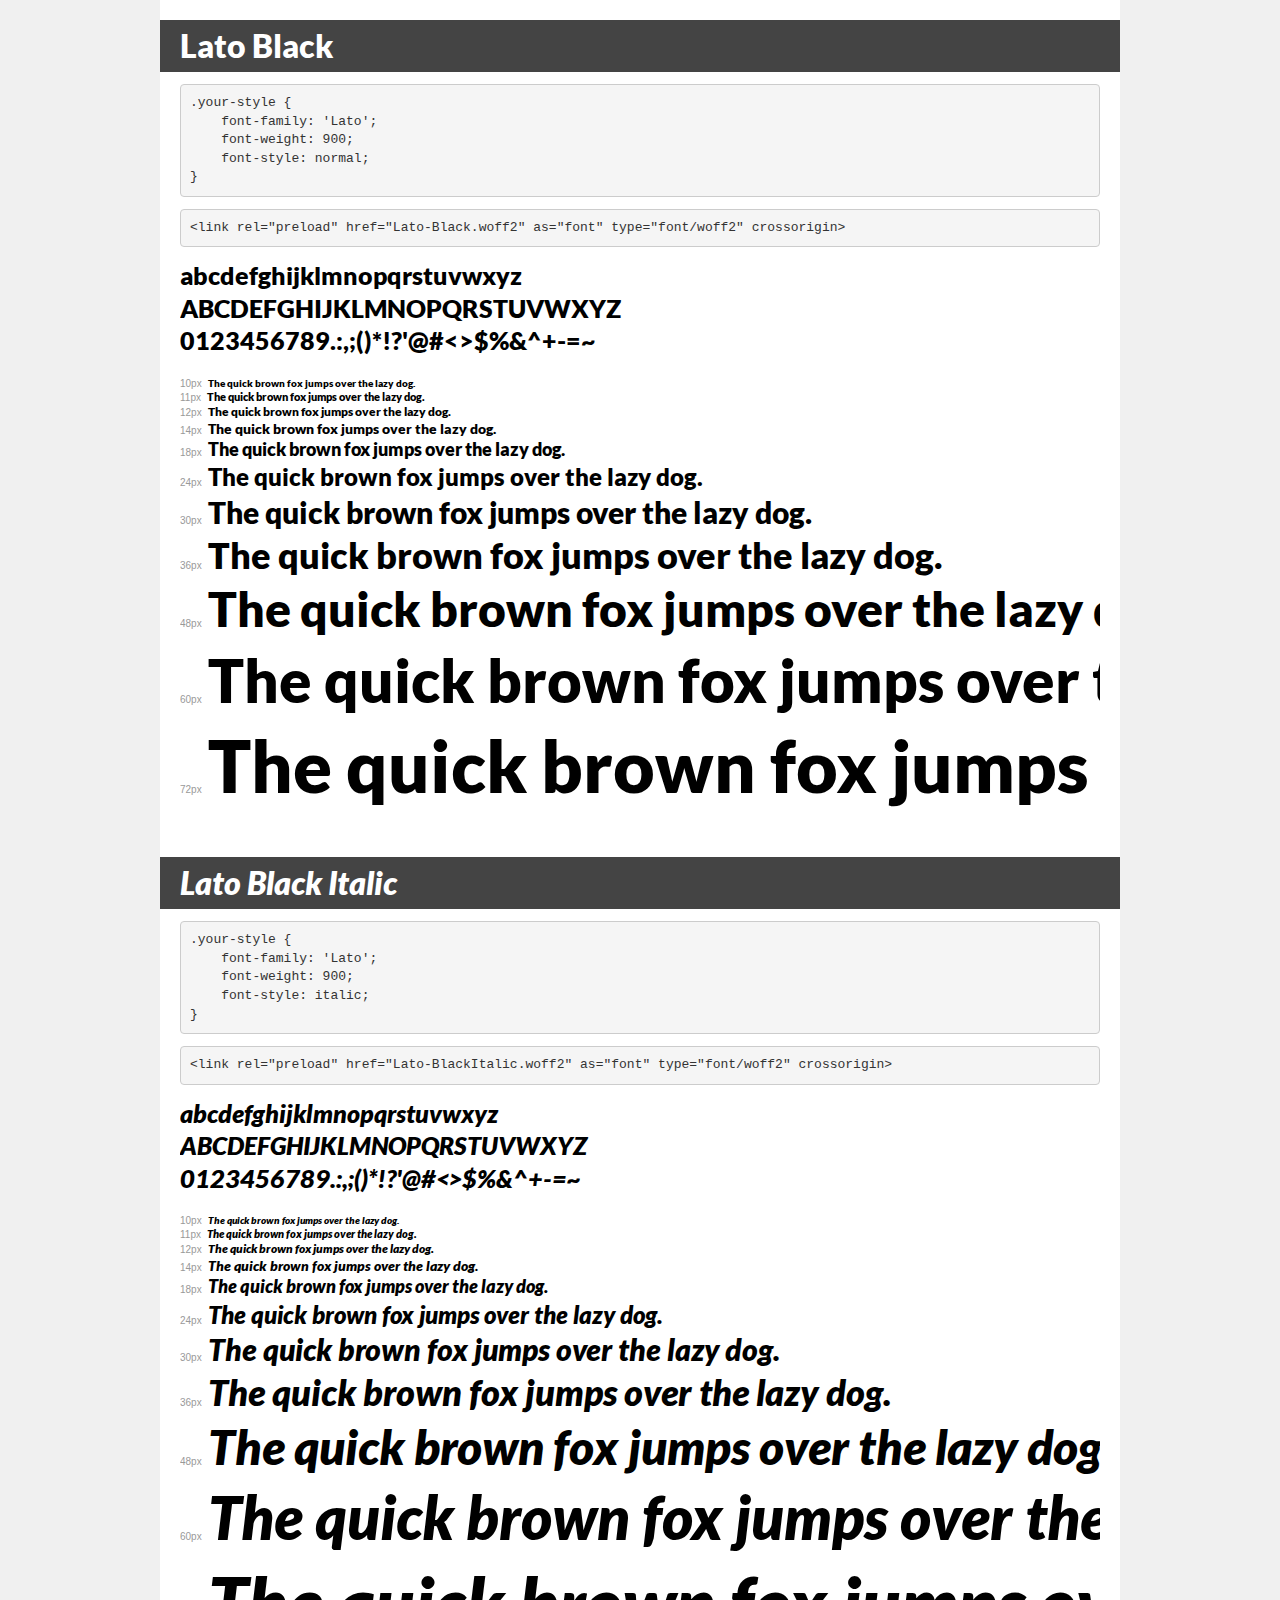
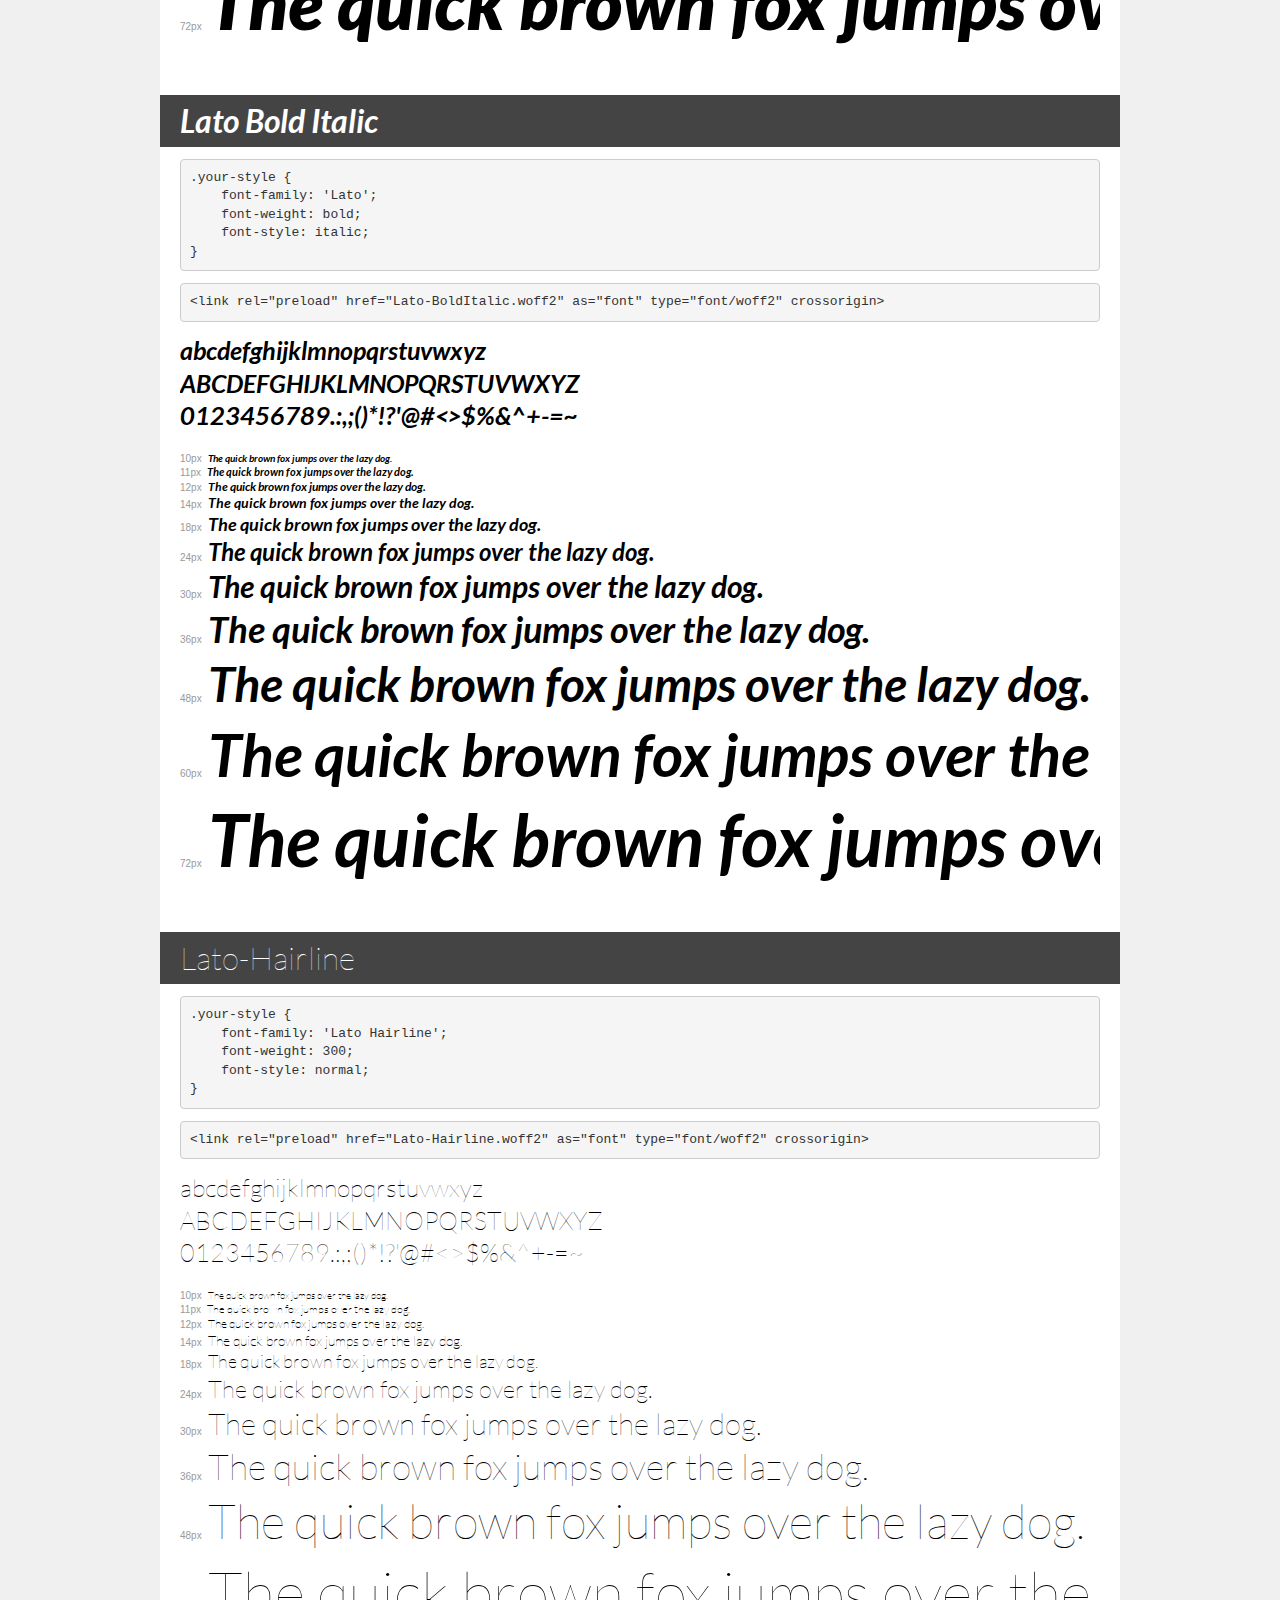
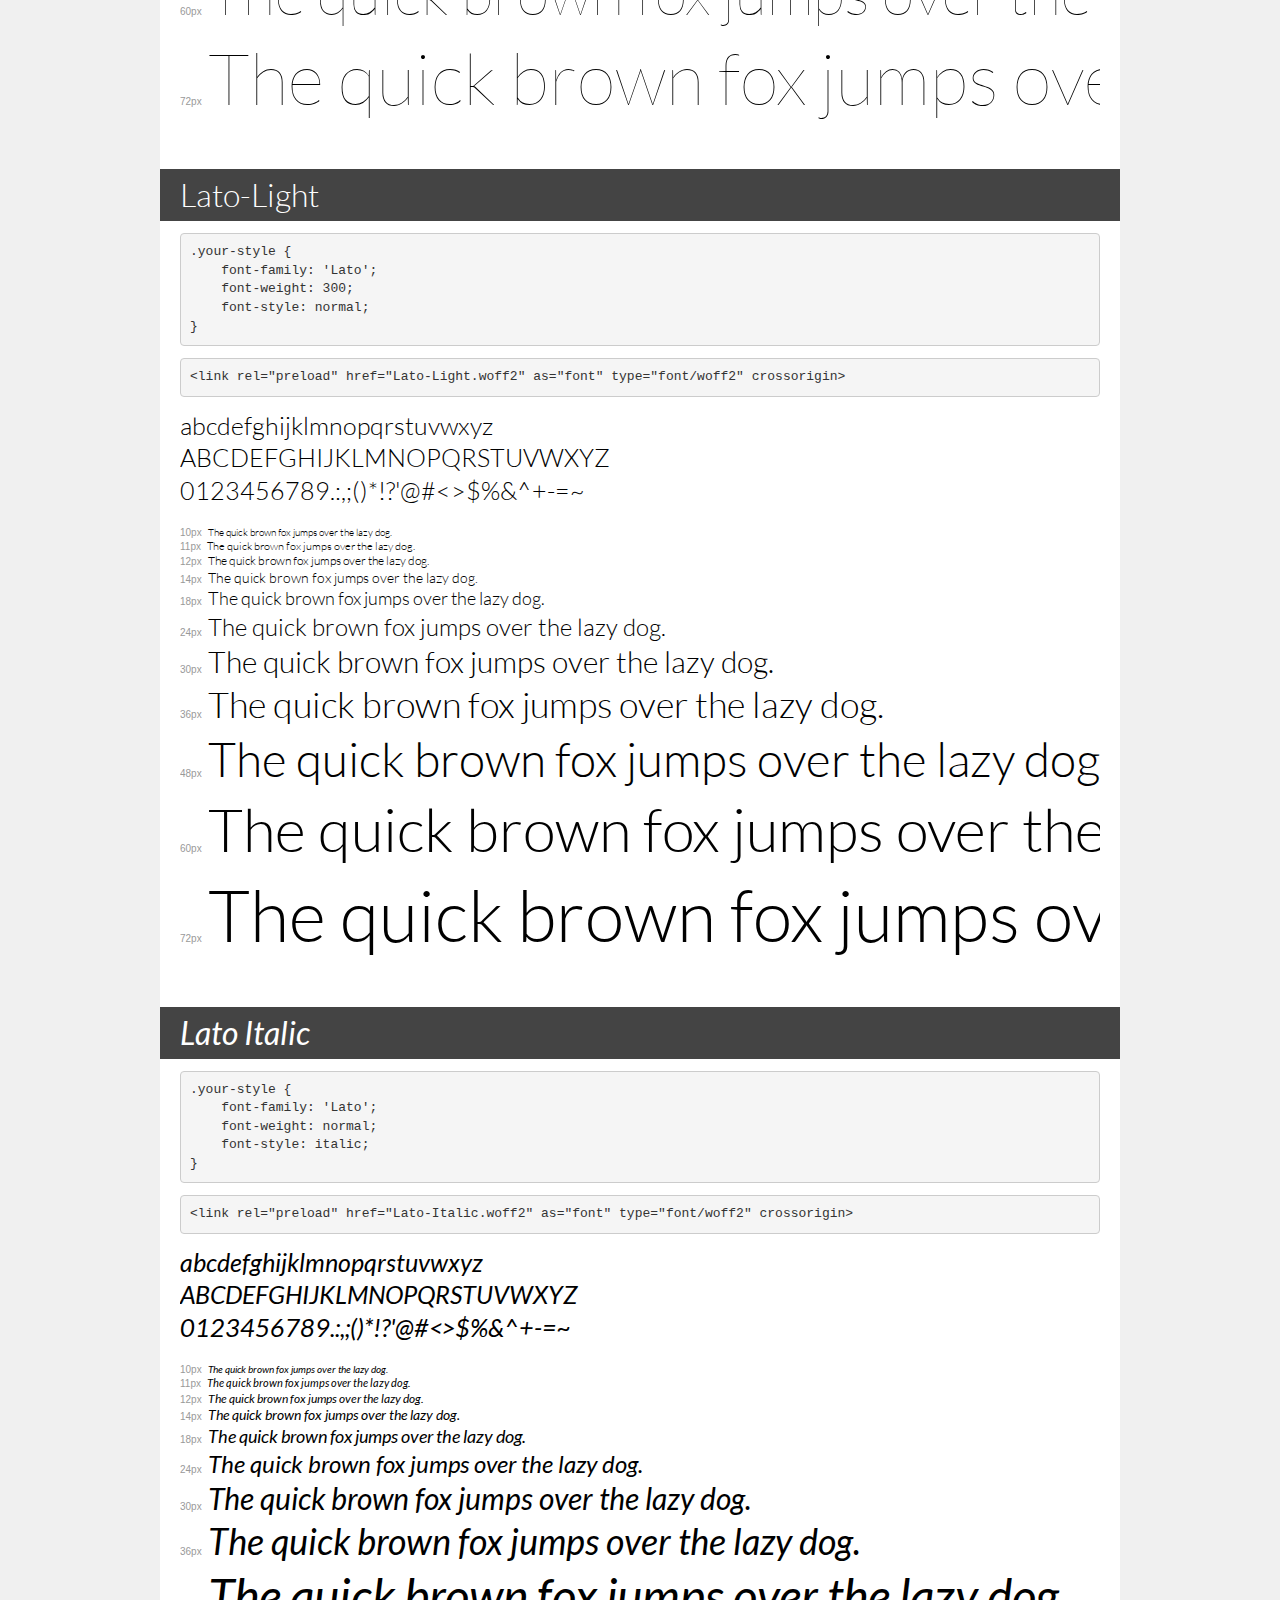
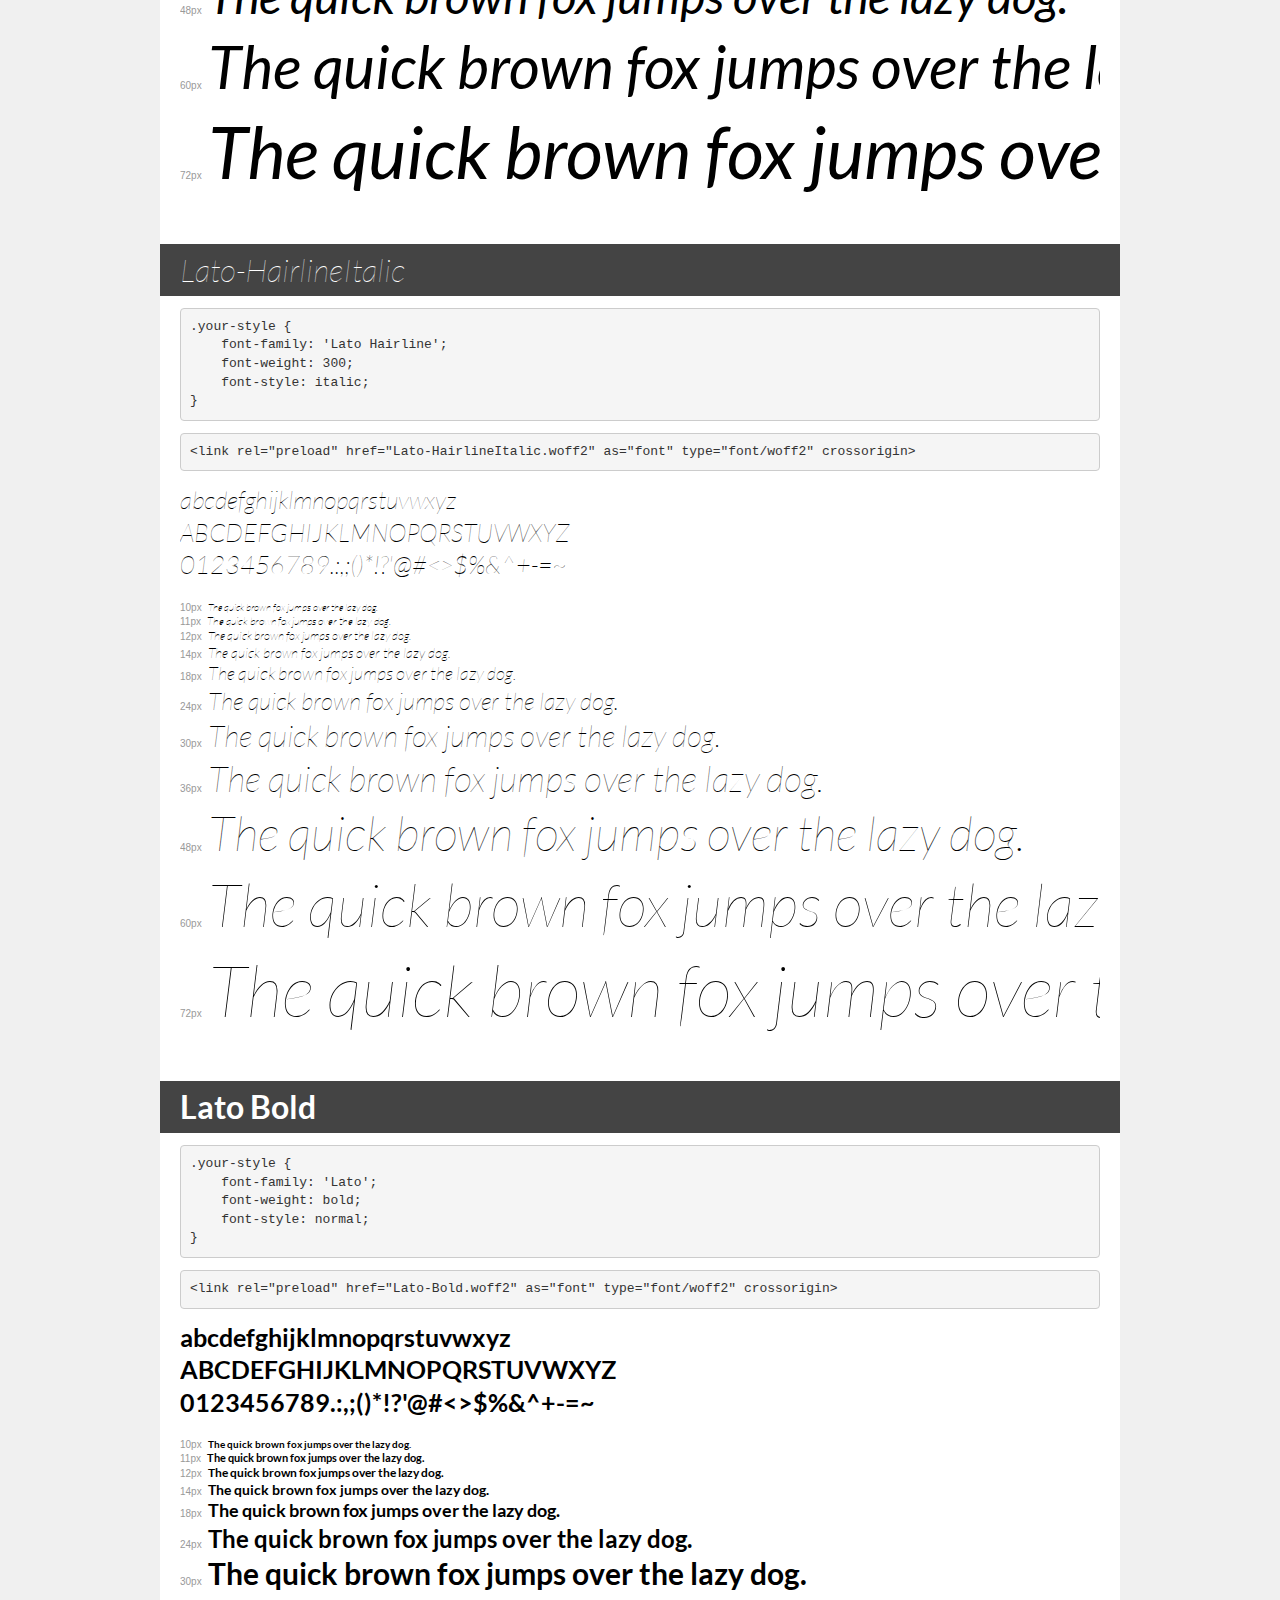
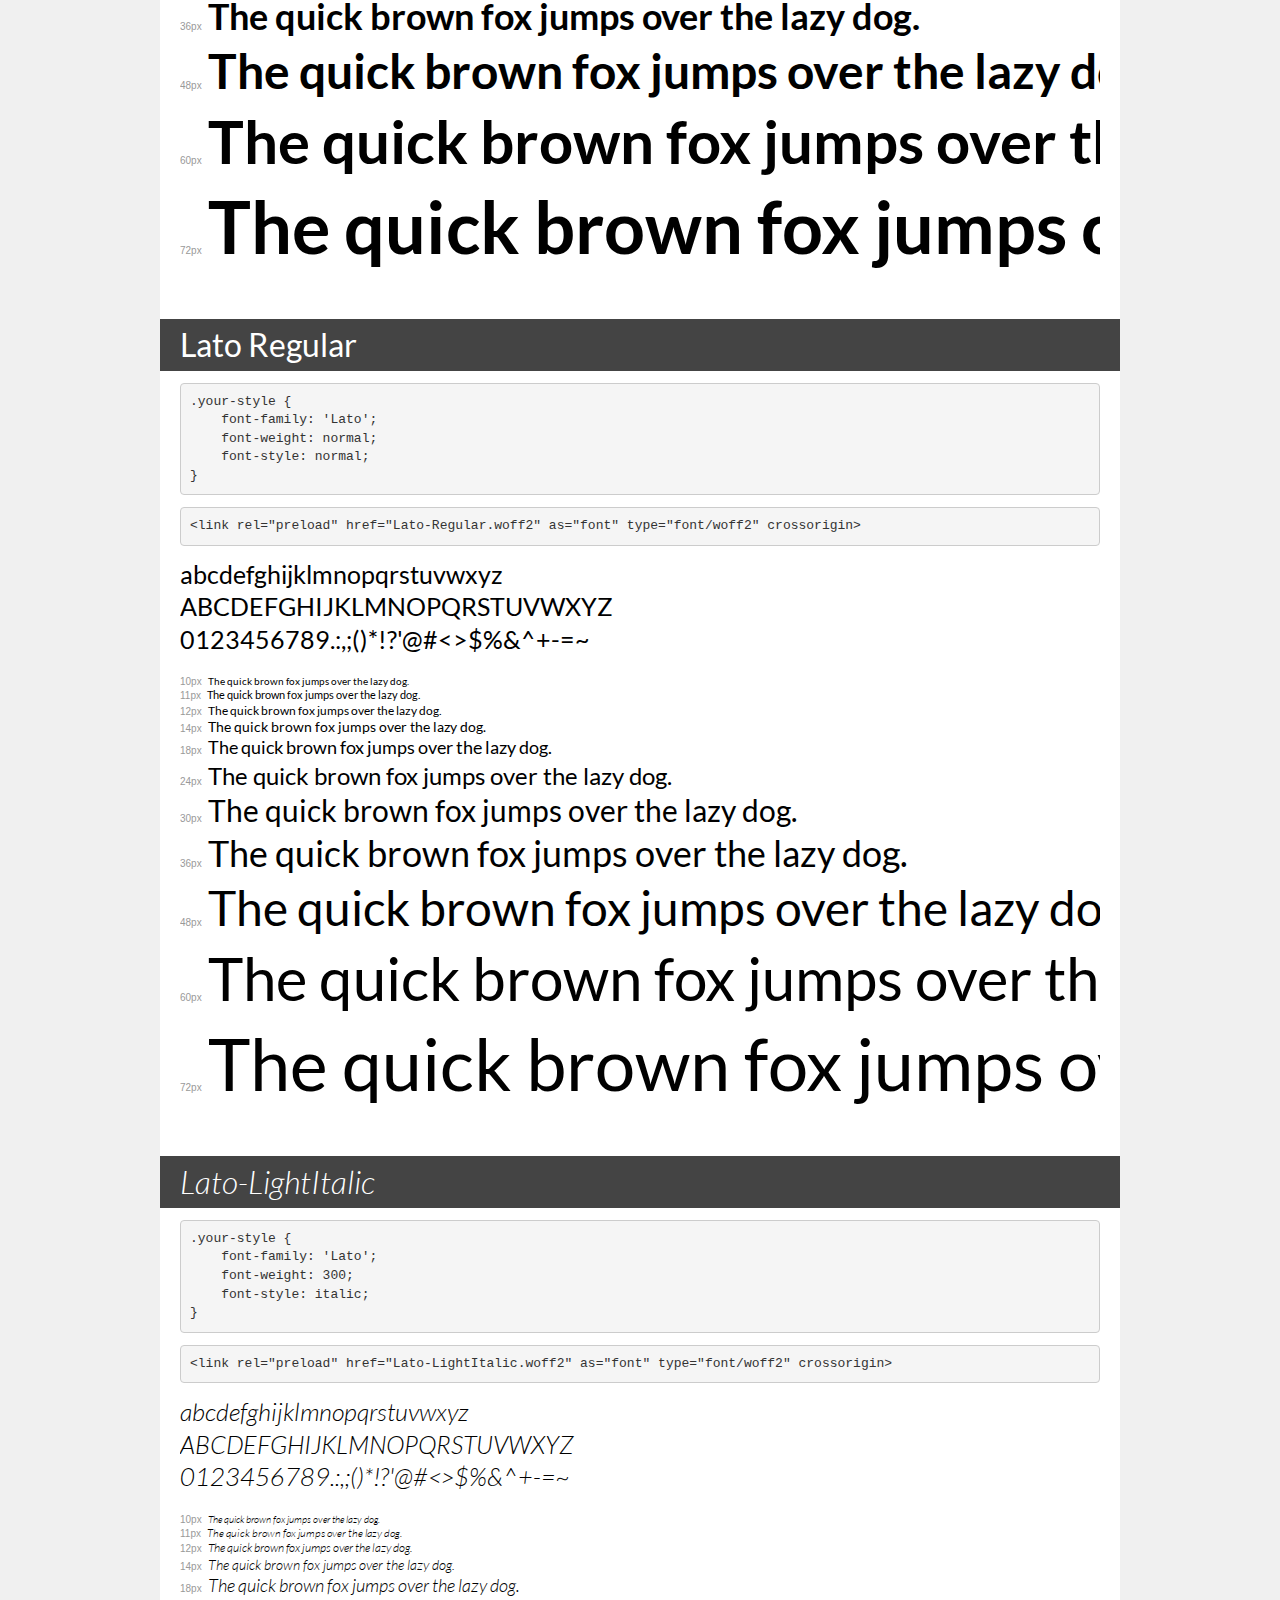
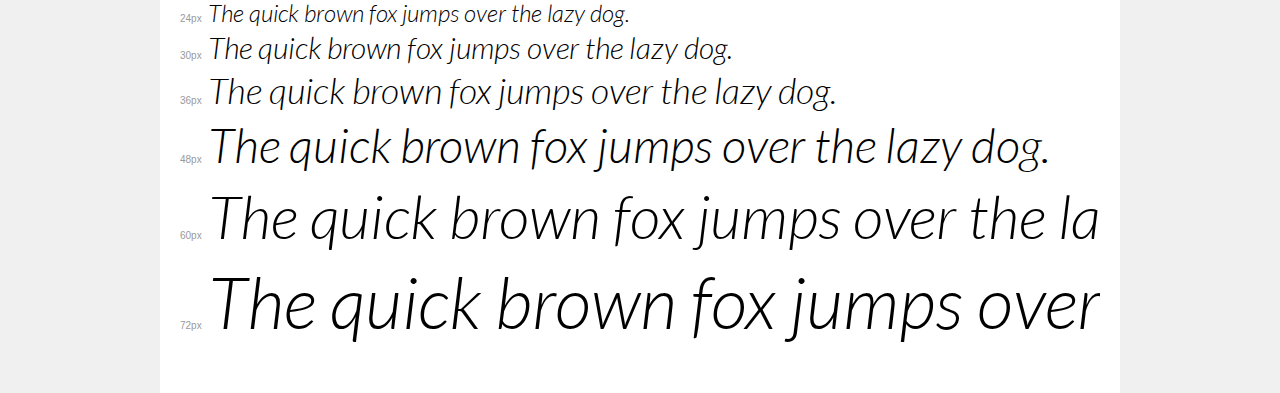
<file: fonts/lato/demo.html>
<!DOCTYPE html>
<html lang="en">
<head>
    <meta charset="utf-8">
    <meta http-equiv="X-UA-Compatible" content="IE=edge">
    <meta name="viewport" content="width=device-width, initial-scale=1">
    <meta name="robots" content="noindex, noarchive">
    <meta name="format-detection" content="telephone=no">
    <title>Transfonter demo</title>
    <link href="stylesheet.css" rel="stylesheet">
    <style>
        /*
        http://meyerweb.com/eric/tools/css/reset/
        v2.0 | 20110126
        License: none (public domain)
        */
        html, body, div, span, applet, object, iframe,
        h1, h2, h3, h4, h5, h6, p, blockquote, pre,
        a, abbr, acronym, address, big, cite, code,
        del, dfn, em, img, ins, kbd, q, s, samp,
        small, strike, strong, sub, sup, tt, var,
        b, u, i, center,
        dl, dt, dd, ol, ul, li,
        fieldset, form, label, legend,
        table, caption, tbody, tfoot, thead, tr, th, td,
        article, aside, canvas, details, embed,
        figure, figcaption, footer, header, hgroup,
        menu, nav, output, ruby, section, summary,
        time, mark, audio, video {
            margin: 0;
            padding: 0;
            border: 0;
            font-size: 100%;
            font: inherit;
            vertical-align: baseline;
        }
        /* HTML5 display-role reset for older browsers */
        article, aside, details, figcaption, figure,
        footer, header, hgroup, menu, nav, section {
            display: block;
        }
        body {
            line-height: 1;
        }
        ol, ul {
            list-style: none;
        }
        blockquote, q {
            quotes: none;
        }
        blockquote:before, blockquote:after,
        q:before, q:after {
            content: '';
            content: none;
        }
        table {
            border-collapse: collapse;
            border-spacing: 0;
        }
        /* demo styles */
        body {
            background: #f0f0f0;
            color: #000;
        }
        .page {
            background: #fff;
            width: 920px;
            margin: 0 auto;
            padding: 20px 20px 0 20px;
            overflow: hidden;
        }
        .font-container {
            overflow-x: auto;
            overflow-y: hidden;
            margin-bottom: 40px;
            line-height: 1.3;
            white-space: nowrap;
            padding-bottom: 5px;
        }
        h1 {
            position: relative;
            background: #444;
            font-size: 32px;
            color: #fff;
            padding: 10px 20px;
            margin: 0 -20px 12px -20px;
        }
        .letters {
            font-size: 25px;
            margin-bottom: 20px;
        }
        .s10:before {
            content: '10px';
        }
        .s11:before {
            content: '11px';
        }
        .s12:before {
            content: '12px';
        }
        .s14:before {
            content: '14px';
        }
        .s18:before {
            content: '18px';
        }
        .s24:before {
            content: '24px';
        }
        .s30:before {
            content: '30px';
        }
        .s36:before {
            content: '36px';
        }
        .s48:before {
            content: '48px';
        }
        .s60:before {
            content: '60px';
        }
        .s72:before {
            content: '72px';
        }
        .s10:before, .s11:before, .s12:before, .s14:before,
        .s18:before, .s24:before, .s30:before, .s36:before,
        .s48:before, .s60:before, .s72:before {
            font-family: Arial, sans-serif;
            font-size: 10px;
            font-weight: normal;
            font-style: normal;
            color: #999;
            padding-right: 6px;
        }
        pre {
            display: block;
            padding: 9px;
            margin: 0 0 12px;
            font-family: Monaco, Menlo, Consolas, "Courier New", monospace;
            font-size: 13px;
            line-height: 1.428571429;
            color: #333;
            font-weight: normal;
            font-style: normal;
            background-color: #f5f5f5;
            border: 1px solid #ccc;
            overflow-x: auto;
            border-radius: 4px;
        }
        /* responsive */
        @media (max-width: 959px) {
            .page {
                width: auto;
                margin: 0;
            }
        }
    </style>
</head>
<body>
<div class="page">
    <div class="demo">
        <h1 style="font-family: 'Lato'; font-weight: 900; font-style: normal;">Lato Black</h1>
        <pre title="Usage">.your-style {
    font-family: 'Lato';
    font-weight: 900;
    font-style: normal;
}</pre>
        <pre title="Preload (optional)">
&lt;link rel=&quot;preload&quot; href=&quot;Lato-Black.woff2&quot; as=&quot;font&quot; type=&quot;font/woff2&quot; crossorigin&gt;</pre>
        <div class="font-container" style="font-family: 'Lato'; font-weight: 900; font-style: normal;">
            <p class="letters">
                abcdefghijklmnopqrstuvwxyz<br>
ABCDEFGHIJKLMNOPQRSTUVWXYZ<br>
                0123456789.:,;()*!?'@#&lt;&gt;$%&^+-=~
            </p>
            <p class="s10" style="font-size: 10px;">The quick brown fox jumps over the lazy dog.</p>
            <p class="s11" style="font-size: 11px;">The quick brown fox jumps over the lazy dog.</p>
            <p class="s12" style="font-size: 12px;">The quick brown fox jumps over the lazy dog.</p>
            <p class="s14" style="font-size: 14px;">The quick brown fox jumps over the lazy dog.</p>
            <p class="s18" style="font-size: 18px;">The quick brown fox jumps over the lazy dog.</p>
            <p class="s24" style="font-size: 24px;">The quick brown fox jumps over the lazy dog.</p>
            <p class="s30" style="font-size: 30px;">The quick brown fox jumps over the lazy dog.</p>
            <p class="s36" style="font-size: 36px;">The quick brown fox jumps over the lazy dog.</p>
            <p class="s48" style="font-size: 48px;">The quick brown fox jumps over the lazy dog.</p>
            <p class="s60" style="font-size: 60px;">The quick brown fox jumps over the lazy dog.</p>
            <p class="s72" style="font-size: 72px;">The quick brown fox jumps over the lazy dog.</p>
        </div>
    </div>

    <div class="demo">
        <h1 style="font-family: 'Lato'; font-weight: 900; font-style: italic;">Lato Black Italic</h1>
        <pre title="Usage">.your-style {
    font-family: 'Lato';
    font-weight: 900;
    font-style: italic;
}</pre>
        <pre title="Preload (optional)">
&lt;link rel=&quot;preload&quot; href=&quot;Lato-BlackItalic.woff2&quot; as=&quot;font&quot; type=&quot;font/woff2&quot; crossorigin&gt;</pre>
        <div class="font-container" style="font-family: 'Lato'; font-weight: 900; font-style: italic;">
            <p class="letters">
                abcdefghijklmnopqrstuvwxyz<br>
ABCDEFGHIJKLMNOPQRSTUVWXYZ<br>
                0123456789.:,;()*!?'@#&lt;&gt;$%&^+-=~
            </p>
            <p class="s10" style="font-size: 10px;">The quick brown fox jumps over the lazy dog.</p>
            <p class="s11" style="font-size: 11px;">The quick brown fox jumps over the lazy dog.</p>
            <p class="s12" style="font-size: 12px;">The quick brown fox jumps over the lazy dog.</p>
            <p class="s14" style="font-size: 14px;">The quick brown fox jumps over the lazy dog.</p>
            <p class="s18" style="font-size: 18px;">The quick brown fox jumps over the lazy dog.</p>
            <p class="s24" style="font-size: 24px;">The quick brown fox jumps over the lazy dog.</p>
            <p class="s30" style="font-size: 30px;">The quick brown fox jumps over the lazy dog.</p>
            <p class="s36" style="font-size: 36px;">The quick brown fox jumps over the lazy dog.</p>
            <p class="s48" style="font-size: 48px;">The quick brown fox jumps over the lazy dog.</p>
            <p class="s60" style="font-size: 60px;">The quick brown fox jumps over the lazy dog.</p>
            <p class="s72" style="font-size: 72px;">The quick brown fox jumps over the lazy dog.</p>
        </div>
    </div>

    <div class="demo">
        <h1 style="font-family: 'Lato'; font-weight: bold; font-style: italic;">Lato Bold Italic</h1>
        <pre title="Usage">.your-style {
    font-family: 'Lato';
    font-weight: bold;
    font-style: italic;
}</pre>
        <pre title="Preload (optional)">
&lt;link rel=&quot;preload&quot; href=&quot;Lato-BoldItalic.woff2&quot; as=&quot;font&quot; type=&quot;font/woff2&quot; crossorigin&gt;</pre>
        <div class="font-container" style="font-family: 'Lato'; font-weight: bold; font-style: italic;">
            <p class="letters">
                abcdefghijklmnopqrstuvwxyz<br>
ABCDEFGHIJKLMNOPQRSTUVWXYZ<br>
                0123456789.:,;()*!?'@#&lt;&gt;$%&^+-=~
            </p>
            <p class="s10" style="font-size: 10px;">The quick brown fox jumps over the lazy dog.</p>
            <p class="s11" style="font-size: 11px;">The quick brown fox jumps over the lazy dog.</p>
            <p class="s12" style="font-size: 12px;">The quick brown fox jumps over the lazy dog.</p>
            <p class="s14" style="font-size: 14px;">The quick brown fox jumps over the lazy dog.</p>
            <p class="s18" style="font-size: 18px;">The quick brown fox jumps over the lazy dog.</p>
            <p class="s24" style="font-size: 24px;">The quick brown fox jumps over the lazy dog.</p>
            <p class="s30" style="font-size: 30px;">The quick brown fox jumps over the lazy dog.</p>
            <p class="s36" style="font-size: 36px;">The quick brown fox jumps over the lazy dog.</p>
            <p class="s48" style="font-size: 48px;">The quick brown fox jumps over the lazy dog.</p>
            <p class="s60" style="font-size: 60px;">The quick brown fox jumps over the lazy dog.</p>
            <p class="s72" style="font-size: 72px;">The quick brown fox jumps over the lazy dog.</p>
        </div>
    </div>

    <div class="demo">
        <h1 style="font-family: 'Lato Hairline'; font-weight: 300; font-style: normal;">Lato-Hairline</h1>
        <pre title="Usage">.your-style {
    font-family: 'Lato Hairline';
    font-weight: 300;
    font-style: normal;
}</pre>
        <pre title="Preload (optional)">
&lt;link rel=&quot;preload&quot; href=&quot;Lato-Hairline.woff2&quot; as=&quot;font&quot; type=&quot;font/woff2&quot; crossorigin&gt;</pre>
        <div class="font-container" style="font-family: 'Lato Hairline'; font-weight: 300; font-style: normal;">
            <p class="letters">
                abcdefghijklmnopqrstuvwxyz<br>
ABCDEFGHIJKLMNOPQRSTUVWXYZ<br>
                0123456789.:,;()*!?'@#&lt;&gt;$%&^+-=~
            </p>
            <p class="s10" style="font-size: 10px;">The quick brown fox jumps over the lazy dog.</p>
            <p class="s11" style="font-size: 11px;">The quick brown fox jumps over the lazy dog.</p>
            <p class="s12" style="font-size: 12px;">The quick brown fox jumps over the lazy dog.</p>
            <p class="s14" style="font-size: 14px;">The quick brown fox jumps over the lazy dog.</p>
            <p class="s18" style="font-size: 18px;">The quick brown fox jumps over the lazy dog.</p>
            <p class="s24" style="font-size: 24px;">The quick brown fox jumps over the lazy dog.</p>
            <p class="s30" style="font-size: 30px;">The quick brown fox jumps over the lazy dog.</p>
            <p class="s36" style="font-size: 36px;">The quick brown fox jumps over the lazy dog.</p>
            <p class="s48" style="font-size: 48px;">The quick brown fox jumps over the lazy dog.</p>
            <p class="s60" style="font-size: 60px;">The quick brown fox jumps over the lazy dog.</p>
            <p class="s72" style="font-size: 72px;">The quick brown fox jumps over the lazy dog.</p>
        </div>
    </div>

    <div class="demo">
        <h1 style="font-family: 'Lato'; font-weight: 300; font-style: normal;">Lato-Light</h1>
        <pre title="Usage">.your-style {
    font-family: 'Lato';
    font-weight: 300;
    font-style: normal;
}</pre>
        <pre title="Preload (optional)">
&lt;link rel=&quot;preload&quot; href=&quot;Lato-Light.woff2&quot; as=&quot;font&quot; type=&quot;font/woff2&quot; crossorigin&gt;</pre>
        <div class="font-container" style="font-family: 'Lato'; font-weight: 300; font-style: normal;">
            <p class="letters">
                abcdefghijklmnopqrstuvwxyz<br>
ABCDEFGHIJKLMNOPQRSTUVWXYZ<br>
                0123456789.:,;()*!?'@#&lt;&gt;$%&^+-=~
            </p>
            <p class="s10" style="font-size: 10px;">The quick brown fox jumps over the lazy dog.</p>
            <p class="s11" style="font-size: 11px;">The quick brown fox jumps over the lazy dog.</p>
            <p class="s12" style="font-size: 12px;">The quick brown fox jumps over the lazy dog.</p>
            <p class="s14" style="font-size: 14px;">The quick brown fox jumps over the lazy dog.</p>
            <p class="s18" style="font-size: 18px;">The quick brown fox jumps over the lazy dog.</p>
            <p class="s24" style="font-size: 24px;">The quick brown fox jumps over the lazy dog.</p>
            <p class="s30" style="font-size: 30px;">The quick brown fox jumps over the lazy dog.</p>
            <p class="s36" style="font-size: 36px;">The quick brown fox jumps over the lazy dog.</p>
            <p class="s48" style="font-size: 48px;">The quick brown fox jumps over the lazy dog.</p>
            <p class="s60" style="font-size: 60px;">The quick brown fox jumps over the lazy dog.</p>
            <p class="s72" style="font-size: 72px;">The quick brown fox jumps over the lazy dog.</p>
        </div>
    </div>

    <div class="demo">
        <h1 style="font-family: 'Lato'; font-weight: normal; font-style: italic;">Lato Italic</h1>
        <pre title="Usage">.your-style {
    font-family: 'Lato';
    font-weight: normal;
    font-style: italic;
}</pre>
        <pre title="Preload (optional)">
&lt;link rel=&quot;preload&quot; href=&quot;Lato-Italic.woff2&quot; as=&quot;font&quot; type=&quot;font/woff2&quot; crossorigin&gt;</pre>
        <div class="font-container" style="font-family: 'Lato'; font-weight: normal; font-style: italic;">
            <p class="letters">
                abcdefghijklmnopqrstuvwxyz<br>
ABCDEFGHIJKLMNOPQRSTUVWXYZ<br>
                0123456789.:,;()*!?'@#&lt;&gt;$%&^+-=~
            </p>
            <p class="s10" style="font-size: 10px;">The quick brown fox jumps over the lazy dog.</p>
            <p class="s11" style="font-size: 11px;">The quick brown fox jumps over the lazy dog.</p>
            <p class="s12" style="font-size: 12px;">The quick brown fox jumps over the lazy dog.</p>
            <p class="s14" style="font-size: 14px;">The quick brown fox jumps over the lazy dog.</p>
            <p class="s18" style="font-size: 18px;">The quick brown fox jumps over the lazy dog.</p>
            <p class="s24" style="font-size: 24px;">The quick brown fox jumps over the lazy dog.</p>
            <p class="s30" style="font-size: 30px;">The quick brown fox jumps over the lazy dog.</p>
            <p class="s36" style="font-size: 36px;">The quick brown fox jumps over the lazy dog.</p>
            <p class="s48" style="font-size: 48px;">The quick brown fox jumps over the lazy dog.</p>
            <p class="s60" style="font-size: 60px;">The quick brown fox jumps over the lazy dog.</p>
            <p class="s72" style="font-size: 72px;">The quick brown fox jumps over the lazy dog.</p>
        </div>
    </div>

    <div class="demo">
        <h1 style="font-family: 'Lato Hairline'; font-weight: 300; font-style: italic;">Lato-HairlineItalic</h1>
        <pre title="Usage">.your-style {
    font-family: 'Lato Hairline';
    font-weight: 300;
    font-style: italic;
}</pre>
        <pre title="Preload (optional)">
&lt;link rel=&quot;preload&quot; href=&quot;Lato-HairlineItalic.woff2&quot; as=&quot;font&quot; type=&quot;font/woff2&quot; crossorigin&gt;</pre>
        <div class="font-container" style="font-family: 'Lato Hairline'; font-weight: 300; font-style: italic;">
            <p class="letters">
                abcdefghijklmnopqrstuvwxyz<br>
ABCDEFGHIJKLMNOPQRSTUVWXYZ<br>
                0123456789.:,;()*!?'@#&lt;&gt;$%&^+-=~
            </p>
            <p class="s10" style="font-size: 10px;">The quick brown fox jumps over the lazy dog.</p>
            <p class="s11" style="font-size: 11px;">The quick brown fox jumps over the lazy dog.</p>
            <p class="s12" style="font-size: 12px;">The quick brown fox jumps over the lazy dog.</p>
            <p class="s14" style="font-size: 14px;">The quick brown fox jumps over the lazy dog.</p>
            <p class="s18" style="font-size: 18px;">The quick brown fox jumps over the lazy dog.</p>
            <p class="s24" style="font-size: 24px;">The quick brown fox jumps over the lazy dog.</p>
            <p class="s30" style="font-size: 30px;">The quick brown fox jumps over the lazy dog.</p>
            <p class="s36" style="font-size: 36px;">The quick brown fox jumps over the lazy dog.</p>
            <p class="s48" style="font-size: 48px;">The quick brown fox jumps over the lazy dog.</p>
            <p class="s60" style="font-size: 60px;">The quick brown fox jumps over the lazy dog.</p>
            <p class="s72" style="font-size: 72px;">The quick brown fox jumps over the lazy dog.</p>
        </div>
    </div>

    <div class="demo">
        <h1 style="font-family: 'Lato'; font-weight: bold; font-style: normal;">Lato Bold</h1>
        <pre title="Usage">.your-style {
    font-family: 'Lato';
    font-weight: bold;
    font-style: normal;
}</pre>
        <pre title="Preload (optional)">
&lt;link rel=&quot;preload&quot; href=&quot;Lato-Bold.woff2&quot; as=&quot;font&quot; type=&quot;font/woff2&quot; crossorigin&gt;</pre>
        <div class="font-container" style="font-family: 'Lato'; font-weight: bold; font-style: normal;">
            <p class="letters">
                abcdefghijklmnopqrstuvwxyz<br>
ABCDEFGHIJKLMNOPQRSTUVWXYZ<br>
                0123456789.:,;()*!?'@#&lt;&gt;$%&^+-=~
            </p>
            <p class="s10" style="font-size: 10px;">The quick brown fox jumps over the lazy dog.</p>
            <p class="s11" style="font-size: 11px;">The quick brown fox jumps over the lazy dog.</p>
            <p class="s12" style="font-size: 12px;">The quick brown fox jumps over the lazy dog.</p>
            <p class="s14" style="font-size: 14px;">The quick brown fox jumps over the lazy dog.</p>
            <p class="s18" style="font-size: 18px;">The quick brown fox jumps over the lazy dog.</p>
            <p class="s24" style="font-size: 24px;">The quick brown fox jumps over the lazy dog.</p>
            <p class="s30" style="font-size: 30px;">The quick brown fox jumps over the lazy dog.</p>
            <p class="s36" style="font-size: 36px;">The quick brown fox jumps over the lazy dog.</p>
            <p class="s48" style="font-size: 48px;">The quick brown fox jumps over the lazy dog.</p>
            <p class="s60" style="font-size: 60px;">The quick brown fox jumps over the lazy dog.</p>
            <p class="s72" style="font-size: 72px;">The quick brown fox jumps over the lazy dog.</p>
        </div>
    </div>

    <div class="demo">
        <h1 style="font-family: 'Lato'; font-weight: normal; font-style: normal;">Lato Regular</h1>
        <pre title="Usage">.your-style {
    font-family: 'Lato';
    font-weight: normal;
    font-style: normal;
}</pre>
        <pre title="Preload (optional)">
&lt;link rel=&quot;preload&quot; href=&quot;Lato-Regular.woff2&quot; as=&quot;font&quot; type=&quot;font/woff2&quot; crossorigin&gt;</pre>
        <div class="font-container" style="font-family: 'Lato'; font-weight: normal; font-style: normal;">
            <p class="letters">
                abcdefghijklmnopqrstuvwxyz<br>
ABCDEFGHIJKLMNOPQRSTUVWXYZ<br>
                0123456789.:,;()*!?'@#&lt;&gt;$%&^+-=~
            </p>
            <p class="s10" style="font-size: 10px;">The quick brown fox jumps over the lazy dog.</p>
            <p class="s11" style="font-size: 11px;">The quick brown fox jumps over the lazy dog.</p>
            <p class="s12" style="font-size: 12px;">The quick brown fox jumps over the lazy dog.</p>
            <p class="s14" style="font-size: 14px;">The quick brown fox jumps over the lazy dog.</p>
            <p class="s18" style="font-size: 18px;">The quick brown fox jumps over the lazy dog.</p>
            <p class="s24" style="font-size: 24px;">The quick brown fox jumps over the lazy dog.</p>
            <p class="s30" style="font-size: 30px;">The quick brown fox jumps over the lazy dog.</p>
            <p class="s36" style="font-size: 36px;">The quick brown fox jumps over the lazy dog.</p>
            <p class="s48" style="font-size: 48px;">The quick brown fox jumps over the lazy dog.</p>
            <p class="s60" style="font-size: 60px;">The quick brown fox jumps over the lazy dog.</p>
            <p class="s72" style="font-size: 72px;">The quick brown fox jumps over the lazy dog.</p>
        </div>
    </div>

    <div class="demo">
        <h1 style="font-family: 'Lato'; font-weight: 300; font-style: italic;">Lato-LightItalic</h1>
        <pre title="Usage">.your-style {
    font-family: 'Lato';
    font-weight: 300;
    font-style: italic;
}</pre>
        <pre title="Preload (optional)">
&lt;link rel=&quot;preload&quot; href=&quot;Lato-LightItalic.woff2&quot; as=&quot;font&quot; type=&quot;font/woff2&quot; crossorigin&gt;</pre>
        <div class="font-container" style="font-family: 'Lato'; font-weight: 300; font-style: italic;">
            <p class="letters">
                abcdefghijklmnopqrstuvwxyz<br>
ABCDEFGHIJKLMNOPQRSTUVWXYZ<br>
                0123456789.:,;()*!?'@#&lt;&gt;$%&^+-=~
            </p>
            <p class="s10" style="font-size: 10px;">The quick brown fox jumps over the lazy dog.</p>
            <p class="s11" style="font-size: 11px;">The quick brown fox jumps over the lazy dog.</p>
            <p class="s12" style="font-size: 12px;">The quick brown fox jumps over the lazy dog.</p>
            <p class="s14" style="font-size: 14px;">The quick brown fox jumps over the lazy dog.</p>
            <p class="s18" style="font-size: 18px;">The quick brown fox jumps over the lazy dog.</p>
            <p class="s24" style="font-size: 24px;">The quick brown fox jumps over the lazy dog.</p>
            <p class="s30" style="font-size: 30px;">The quick brown fox jumps over the lazy dog.</p>
            <p class="s36" style="font-size: 36px;">The quick brown fox jumps over the lazy dog.</p>
            <p class="s48" style="font-size: 48px;">The quick brown fox jumps over the lazy dog.</p>
            <p class="s60" style="font-size: 60px;">The quick brown fox jumps over the lazy dog.</p>
            <p class="s72" style="font-size: 72px;">The quick brown fox jumps over the lazy dog.</p>
        </div>
    </div>

</div>
</body>
</html>
</file>
<file: fonts/inter/stylesheet.css>
@font-face {
    font-family: 'Inter 18pt';
    src: url('Inter18pt-ExtraBoldItalic.woff2') format('woff2'),
        url('Inter18pt-ExtraBoldItalic.woff') format('woff');
    font-weight: bold;
    font-style: italic;
    font-display: swap;
}

@font-face {
    font-family: 'Inter 18pt';
    src: url('Inter18pt-ExtraBold.woff2') format('woff2'),
        url('Inter18pt-ExtraBold.woff') format('woff');
    font-weight: bold;
    font-style: normal;
    font-display: swap;
}

@font-face {
    font-family: 'Inter 18pt';
    src: url('Inter18pt-BoldItalic.woff2') format('woff2'),
        url('Inter18pt-BoldItalic.woff') format('woff');
    font-weight: bold;
    font-style: italic;
    font-display: swap;
}

@font-face {
    font-family: 'Inter 18pt';
    src: url('Inter18pt-Black.woff2') format('woff2'), url('Inter18pt-Black.woff') format('woff');
    font-weight: 900;
    font-style: normal;
    font-display: swap;
}

@font-face {
    font-family: 'Inter 18pt';
    src: url('Inter18pt-Bold.woff2') format('woff2'), url('Inter18pt-Bold.woff') format('woff');
    font-weight: bold;
    font-style: normal;
    font-display: swap;
}

@font-face {
    font-family: 'Inter 18pt';
    src: url('Inter18pt-BlackItalic.woff2') format('woff2'),
        url('Inter18pt-BlackItalic.woff') format('woff');
    font-weight: 900;
    font-style: italic;
    font-display: swap;
}

@font-face {
    font-family: 'Inter 18pt';
    src: url('Inter18pt-Regular.woff2') format('woff2'),
        url('Inter18pt-Regular.woff') format('woff');
    font-weight: normal;
    font-style: normal;
    font-display: swap;
}

@font-face {
    font-family: 'Inter 18pt';
    src: url('Inter18pt-LightItalic.woff2') format('woff2'),
        url('Inter18pt-LightItalic.woff') format('woff');
    font-weight: 300;
    font-style: italic;
    font-display: swap;
}

@font-face {
    font-family: 'Inter 18pt';
    src: url('Inter18pt-Italic.woff2') format('woff2'), url('Inter18pt-Italic.woff') format('woff');
    font-weight: normal;
    font-style: italic;
    font-display: swap;
}

@font-face {
    font-family: 'Inter 18pt';
    src: url('Inter18pt-ThinItalic.woff2') format('woff2'),
        url('Inter18pt-ThinItalic.woff') format('woff');
    font-weight: 100;
    font-style: italic;
    font-display: swap;
}

@font-face {
    font-family: 'Inter 18pt';
    src: url('Inter18pt-ExtraLight.woff2') format('woff2'),
        url('Inter18pt-ExtraLight.woff') format('woff');
    font-weight: 200;
    font-style: normal;
    font-display: swap;
}

@font-face {
    font-family: 'Inter 18pt';
    src: url('Inter18pt-SemiBold.woff2') format('woff2'),
        url('Inter18pt-SemiBold.woff') format('woff');
    font-weight: 600;
    font-style: normal;
    font-display: swap;
}

@font-face {
    font-family: 'Inter 18pt';
    src: url('Inter18pt-Medium.woff2') format('woff2'), url('Inter18pt-Medium.woff') format('woff');
    font-weight: 500;
    font-style: normal;
    font-display: swap;
}

@font-face {
    font-family: 'Inter 18pt';
    src: url('Inter18pt-MediumItalic.woff2') format('woff2'),
        url('Inter18pt-MediumItalic.woff') format('woff');
    font-weight: 500;
    font-style: italic;
    font-display: swap;
}

@font-face {
    font-family: 'Inter 18pt';
    src: url('Inter18pt-SemiBoldItalic.woff2') format('woff2'),
        url('Inter18pt-SemiBoldItalic.woff') format('woff');
    font-weight: 600;
    font-style: italic;
    font-display: swap;
}

@font-face {
    font-family: 'Inter 18pt';
    src: url('Inter18pt-Thin.woff2') format('woff2'), url('Inter18pt-Thin.woff') format('woff');
    font-weight: 100;
    font-style: normal;
    font-display: swap;
}

@font-face {
    font-family: 'Inter 18pt';
    src: url('Inter18pt-ExtraLightItalic.woff2') format('woff2'),
        url('Inter18pt-ExtraLightItalic.woff') format('woff');
    font-weight: 200;
    font-style: italic;
    font-display: swap;
}

@font-face {
    font-family: 'Inter 18pt';
    src: url('Inter18pt-Light.woff2') format('woff2'), url('Inter18pt-Light.woff') format('woff');
    font-weight: 300;
    font-style: normal;
    font-display: swap;
}

@font-face {
    font-family: 'Inter 28pt';
    src: url('Inter28pt-LightItalic.woff2') format('woff2'),
        url('Inter28pt-LightItalic.woff') format('woff');
    font-weight: 300;
    font-style: italic;
    font-display: swap;
}

@font-face {
    font-family: 'Inter 28pt';
    src: url('Inter28pt-BlackItalic.woff2') format('woff2'),
        url('Inter28pt-BlackItalic.woff') format('woff');
    font-weight: 900;
    font-style: italic;
    font-display: swap;
}

@font-face {
    font-family: 'Inter 28pt';
    src: url('Inter28pt-Italic.woff2') format('woff2'), url('Inter28pt-Italic.woff') format('woff');
    font-weight: normal;
    font-style: italic;
    font-display: swap;
}

@font-face {
    font-family: 'Inter 28pt';
    src: url('Inter28pt-ExtraBoldItalic.woff2') format('woff2'),
        url('Inter28pt-ExtraBoldItalic.woff') format('woff');
    font-weight: bold;
    font-style: italic;
    font-display: swap;
}

@font-face {
    font-family: 'Inter 28pt';
    src: url('Inter28pt-ExtraBold.woff2') format('woff2'),
        url('Inter28pt-ExtraBold.woff') format('woff');
    font-weight: bold;
    font-style: normal;
    font-display: swap;
}

@font-face {
    font-family: 'Inter 28pt';
    src: url('Inter28pt-Black.woff2') format('woff2'), url('Inter28pt-Black.woff') format('woff');
    font-weight: 900;
    font-style: normal;
    font-display: swap;
}

@font-face {
    font-family: 'Inter 28pt';
    src: url('Inter28pt-ExtraLightItalic.woff2') format('woff2'),
        url('Inter28pt-ExtraLightItalic.woff') format('woff');
    font-weight: 200;
    font-style: italic;
    font-display: swap;
}

@font-face {
    font-family: 'Inter 28pt';
    src: url('Inter28pt-ExtraLight.woff2') format('woff2'),
        url('Inter28pt-ExtraLight.woff') format('woff');
    font-weight: 200;
    font-style: normal;
    font-display: swap;
}

@font-face {
    font-family: 'Inter 28pt';
    src: url('Inter28pt-Light.woff2') format('woff2'), url('Inter28pt-Light.woff') format('woff');
    font-weight: 300;
    font-style: normal;
    font-display: swap;
}

@font-face {
    font-family: 'Inter 28pt';
    src: url('Inter28pt-BoldItalic.woff2') format('woff2'),
        url('Inter28pt-BoldItalic.woff') format('woff');
    font-weight: bold;
    font-style: italic;
    font-display: swap;
}

@font-face {
    font-family: 'Inter 28pt';
    src: url('Inter28pt-Bold.woff2') format('woff2'), url('Inter28pt-Bold.woff') format('woff');
    font-weight: bold;
    font-style: normal;
    font-display: swap;
}

@font-face {
    font-family: 'Inter 28pt';
    src: url('Inter28pt-Medium.woff2') format('woff2'), url('Inter28pt-Medium.woff') format('woff');
    font-weight: 500;
    font-style: normal;
    font-display: swap;
}

@font-face {
    font-family: 'Inter 28pt';
    src: url('Inter28pt-ThinItalic.woff2') format('woff2'),
        url('Inter28pt-ThinItalic.woff') format('woff');
    font-weight: 100;
    font-style: italic;
    font-display: swap;
}

@font-face {
    font-family: 'Inter 28pt';
    src: url('Inter28pt-Thin.woff2') format('woff2'), url('Inter28pt-Thin.woff') format('woff');
    font-weight: 100;
    font-style: normal;
    font-display: swap;
}

@font-face {
    font-family: 'Inter 28pt';
    src: url('Inter28pt-SemiBoldItalic.woff2') format('woff2'),
        url('Inter28pt-SemiBoldItalic.woff') format('woff');
    font-weight: 600;
    font-style: italic;
    font-display: swap;
}

@font-face {
    font-family: 'Inter 28pt';
    src: url('Inter28pt-Regular.woff2') format('woff2'),
        url('Inter28pt-Regular.woff') format('woff');
    font-weight: normal;
    font-style: normal;
    font-display: swap;
}

@font-face {
    font-family: 'Inter 28pt';
    src: url('Inter28pt-SemiBold.woff2') format('woff2'),
        url('Inter28pt-SemiBold.woff') format('woff');
    font-weight: 600;
    font-style: normal;
    font-display: swap;
}

@font-face {
    font-family: 'Inter 28pt';
    src: url('Inter28pt-MediumItalic.woff2') format('woff2'),
        url('Inter28pt-MediumItalic.woff') format('woff');
    font-weight: 500;
    font-style: italic;
    font-display: swap;
}
@font-face {
    font-family: 'Inter 24pt';
    src: url('Inter24pt-BlackItalic.woff2') format('woff2'),
        url('Inter24pt-BlackItalic.woff') format('woff');
    font-weight: 900;
    font-style: italic;
    font-display: swap;
}

@font-face {
    font-family: 'Inter 24pt';
    src: url('Inter24pt-ExtraBold.woff2') format('woff2'),
        url('Inter24pt-ExtraBold.woff') format('woff');
    font-weight: bold;
    font-style: normal;
    font-display: swap;
}

@font-face {
    font-family: 'Inter 24pt';
    src: url('Inter24pt-Black.woff2') format('woff2'), url('Inter24pt-Black.woff') format('woff');
    font-weight: 900;
    font-style: normal;
    font-display: swap;
}

@font-face {
    font-family: 'Inter 24pt';
    src: url('Inter24pt-BoldItalic.woff2') format('woff2'),
        url('Inter24pt-BoldItalic.woff') format('woff');
    font-weight: bold;
    font-style: italic;
    font-display: swap;
}

@font-face {
    font-family: 'Inter 24pt';
    src: url('Inter24pt-Bold.woff2') format('woff2'), url('Inter24pt-Bold.woff') format('woff');
    font-weight: bold;
    font-style: normal;
    font-display: swap;
}

@font-face {
    font-family: 'Inter 24pt';
    src: url('Inter24pt-LightItalic.woff2') format('woff2'),
        url('Inter24pt-LightItalic.woff') format('woff');
    font-weight: 300;
    font-style: italic;
    font-display: swap;
}

@font-face {
    font-family: 'Inter 24pt';
    src: url('Inter24pt-Italic.woff2') format('woff2'), url('Inter24pt-Italic.woff') format('woff');
    font-weight: normal;
    font-style: italic;
    font-display: swap;
}

@font-face {
    font-family: 'Inter 24pt';
    src: url('Inter24pt-Medium.woff2') format('woff2'), url('Inter24pt-Medium.woff') format('woff');
    font-weight: 500;
    font-style: normal;
    font-display: swap;
}

@font-face {
    font-family: 'Inter 24pt';
    src: url('Inter24pt-Thin.woff2') format('woff2'), url('Inter24pt-Thin.woff') format('woff');
    font-weight: 100;
    font-style: normal;
    font-display: swap;
}

@font-face {
    font-family: 'Inter 24pt';
    src: url('Inter24pt-SemiBold.woff2') format('woff2'),
        url('Inter24pt-SemiBold.woff') format('woff');
    font-weight: 600;
    font-style: normal;
    font-display: swap;
}

@font-face {
    font-family: 'Inter 24pt';
    src: url('Inter24pt-Regular.woff2') format('woff2'),
        url('Inter24pt-Regular.woff') format('woff');
    font-weight: normal;
    font-style: normal;
    font-display: swap;
}

@font-face {
    font-family: 'Inter 24pt';
    src: url('Inter24pt-Light.woff2') format('woff2'), url('Inter24pt-Light.woff') format('woff');
    font-weight: 300;
    font-style: normal;
    font-display: swap;
}

@font-face {
    font-family: 'Inter 24pt';
    src: url('Inter24pt-ExtraBoldItalic.woff2') format('woff2'),
        url('Inter24pt-ExtraBoldItalic.woff') format('woff');
    font-weight: bold;
    font-style: italic;
    font-display: swap;
}

@font-face {
    font-family: 'Inter 24pt';
    src: url('Inter24pt-SemiBoldItalic.woff2') format('woff2'),
        url('Inter24pt-SemiBoldItalic.woff') format('woff');
    font-weight: 600;
    font-style: italic;
    font-display: swap;
}

@font-face {
    font-family: 'Inter 24pt';
    src: url('Inter24pt-MediumItalic.woff2') format('woff2'),
        url('Inter24pt-MediumItalic.woff') format('woff');
    font-weight: 500;
    font-style: italic;
    font-display: swap;
}

@font-face {
    font-family: 'Inter 24pt';
    src: url('Inter24pt-ExtraLightItalic.woff2') format('woff2'),
        url('Inter24pt-ExtraLightItalic.woff') format('woff');
    font-weight: 200;
    font-style: italic;
    font-display: swap;
}

@font-face {
    font-family: 'Inter 24pt';
    src: url('Inter24pt-ExtraLight.woff2') format('woff2'),
        url('Inter24pt-ExtraLight.woff') format('woff');
    font-weight: 200;
    font-style: normal;
    font-display: swap;
}
</file>
<file: fonts/lato/stylesheet.css>
@font-face {
    font-family: 'Lato';
    src: url('Lato-Black.woff2') format('woff2'),
        url('Lato-Black.woff') format('woff');
    font-weight: 900;
    font-style: normal;
    font-display: swap;
}

@font-face {
    font-family: 'Lato';
    src: url('Lato-BlackItalic.woff2') format('woff2'),
        url('Lato-BlackItalic.woff') format('woff');
    font-weight: 900;
    font-style: italic;
    font-display: swap;
}

@font-face {
    font-family: 'Lato';
    src: url('Lato-BoldItalic.woff2') format('woff2'),
        url('Lato-BoldItalic.woff') format('woff');
    font-weight: bold;
    font-style: italic;
    font-display: swap;
}

@font-face {
    font-family: 'Lato Hairline';
    src: url('Lato-Hairline.woff2') format('woff2'),
        url('Lato-Hairline.woff') format('woff');
    font-weight: 300;
    font-style: normal;
    font-display: swap;
}

@font-face {
    font-family: 'Lato';
    src: url('Lato-Light.woff2') format('woff2'),
        url('Lato-Light.woff') format('woff');
    font-weight: 300;
    font-style: normal;
    font-display: swap;
}

@font-face {
    font-family: 'Lato';
    src: url('Lato-Italic.woff2') format('woff2'),
        url('Lato-Italic.woff') format('woff');
    font-weight: normal;
    font-style: italic;
    font-display: swap;
}

@font-face {
    font-family: 'Lato Hairline';
    src: url('Lato-HairlineItalic.woff2') format('woff2'),
        url('Lato-HairlineItalic.woff') format('woff');
    font-weight: 300;
    font-style: italic;
    font-display: swap;
}

@font-face {
    font-family: 'Lato';
    src: url('Lato-Bold.woff2') format('woff2'),
        url('Lato-Bold.woff') format('woff');
    font-weight: bold;
    font-style: normal;
    font-display: swap;
}

@font-face {
    font-family: 'Lato';
    src: url('Lato-Regular.woff2') format('woff2'),
        url('Lato-Regular.woff') format('woff');
    font-weight: normal;
    font-style: normal;
    font-display: swap;
}

@font-face {
    font-family: 'Lato';
    src: url('Lato-LightItalic.woff2') format('woff2'),
        url('Lato-LightItalic.woff') format('woff');
    font-weight: 300;
    font-style: italic;
    font-display: swap;
}
</file>
